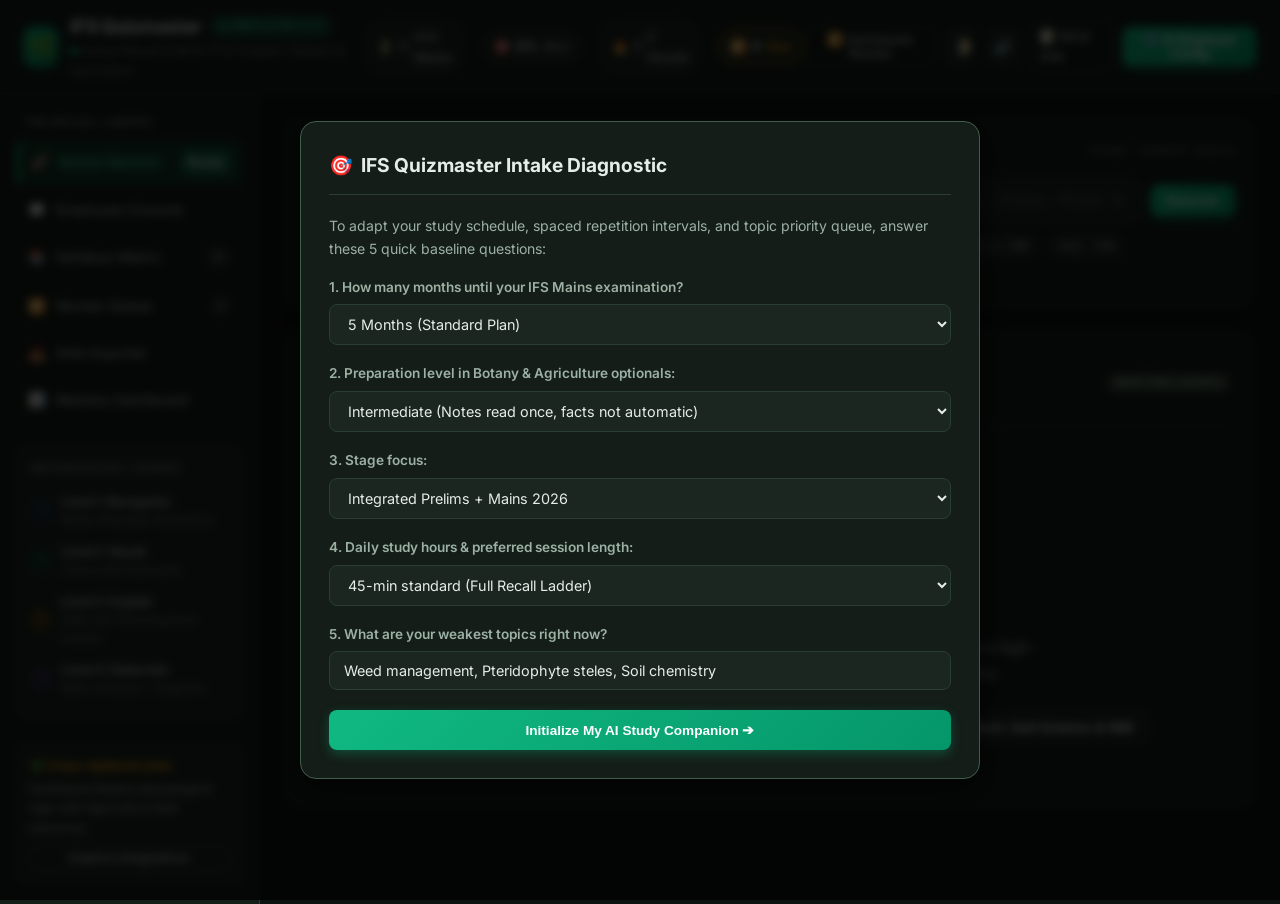
<file: index.html>
<!DOCTYPE html>
<html lang="en" data-theme="dark">
<head>
  <meta charset="UTF-8">
  <meta name="viewport" content="width=device-width, initial-scale=1.0">
  <title>IFS Quizmaster — Active Recall AI Employee | Indian Forest Service</title>
  <link rel="preconnect" href="https://fonts.googleapis.com">
  <link rel="preconnect" href="https://fonts.gstatic.com" crossorigin>
  <link href="https://fonts.googleapis.com/css2?family=Fira+Code:wght@400;500;600&family=Inter:wght@400;500;600;700;800&family=Merriweather:ital,wght@0,300;0,400;0,700;1,300&display=swap" rel="stylesheet">
  <link rel="stylesheet" href="styles.css">
</head>
<body>

  <!-- Top App Navigation Bar -->
  <header class="top-navbar">
    <div class="brand-section">
      <div class="brand-logo">🌿</div>
      <div class="brand-title">
        <h1>IFS Quizmaster <span class="badge-tag ai-badge">AI Employee v2.0</span></h1>
        <p><span class="status-dot"></span> Active Recall & MCQ-First Engine | Botany & Agriculture</p>
      </div>
    </div>

    <!-- Live Performance Metrics Strip -->
    <div class="metrics-strip">
      <div class="metric-pill" id="metricCountdown" title="Days remaining until IFS Mains">
        <span>⏳</span> <span id="countdownDays">142</span>d to Mains
      </div>
      <div class="metric-pill" id="metricAccuracy" title="Overall Active Recall Accuracy">
        <span>🎯</span> <strong id="accuracyValue">0%</strong> Acc
      </div>
      <div class="metric-pill" id="metricStreak" title="Consecutive daily study streak">
        <span>🔥</span> <strong id="streakCount">1</strong>d Streak
      </div>
      <div class="metric-pill alert" id="metricReviewQueue" title="Spaced Repetition Cards Due Today">
        <span>🔁</span> <strong id="dueCount">0</strong> Due
      </div>
    </div>

    <!-- Header Actions -->
    <div class="header-actions">
      <button class="btn btn-outline btn-sm" id="btnInterleavedReview" title="Interleave Botany & Agriculture review cards">
        🔀 Interleaved Review
      </button>
      <button class="btn-icon" id="btnThemeToggle" title="Toggle Dark/Light Mode">
        🌓
      </button>
      <button class="btn-icon" id="btnSpeechToggle" title="Toggle Voice / Read Aloud">
        🔊
      </button>
      <a class="btn btn-outline btn-sm" href="mcq/" title="Spaced-recall MCQ drill for all six IFoS Mains papers and the interview" style="text-decoration:none">
        📝 MCQ Drill
      </a>
      <button class="btn btn-primary btn-sm" id="btnOpenSettings">
        ⚙️ AI Employee Config
      </button>
    </div>
  </header>

  <!-- App Layout Container -->
  <div class="app-container">
    
    <!-- Left Navigation Sidebar -->
    <aside class="sidebar">
      <div>
        <div class="nav-group-title">The Recall Ladder</div>
        <ul class="nav-links">
          <li class="nav-item active" data-view="session">
            <div class="nav-item-content">
              <span>🚀</span> <span>Active Session</span>
            </div>
            <span class="nav-badge" id="badgeSessionState">Ready</span>
          </li>
          <li class="nav-item" data-view="chat">
            <div class="nav-item-content">
              <span>💬</span> <span>Employee Console</span>
            </div>
          </li>
          <li class="nav-item" data-view="matrix">
            <div class="nav-item-content">
              <span>📚</span> <span>Syllabus Matrix</span>
            </div>
            <span class="nav-badge" id="badgeTopicsCount">10</span>
          </li>
          <li class="nav-item" data-view="reviews">
            <div class="nav-item-content">
              <span>🔁</span> <span>Review Queue</span>
            </div>
            <span class="nav-badge" id="badgeReviewCount">0</span>
          </li>
          <li class="nav-item" data-view="anki">
            <div class="nav-item-content">
              <span>📤</span> <span>Anki Exporter</span>
            </div>
          </li>
          <li class="nav-item" data-view="report">
            <div class="nav-item-content">
              <span>📊</span> <span>Mastery Dashboard</span>
            </div>
          </li>
        </ul>
      </div>

      <!-- Recall Ladder Step Visualization -->
      <div class="ladder-tracker">
        <div class="nav-group-title" style="padding-left:0;">Methodology Stages</div>
        <div class="ladder-step" id="ladderStep1">
          <div class="step-indicator step-1">1</div>
          <div>
            <strong>Level 1: Recognize</strong>
            <div style="font-size:0.7rem; color:var(--text-muted)">MCQs (Plausible distractors)</div>
          </div>
        </div>
        <div class="ladder-step" id="ladderStep2">
          <div class="step-indicator step-2">2</div>
          <div>
            <strong>Level 2: Recall</strong>
            <div style="font-size:0.7rem; color:var(--text-muted)">Cloze & 3D Flashcards</div>
          </div>
        </div>
        <div class="ladder-step" id="ladderStep3">
          <div class="step-indicator step-3">3</div>
          <div>
            <strong>Level 3: Explain</strong>
            <div style="font-size:0.7rem; color:var(--text-muted)">SAQs (30-100w Keyword checks)</div>
          </div>
        </div>
        <div class="ladder-step" id="ladderStep4">
          <div class="step-indicator step-4">4</div>
          <div>
            <strong>Level 4: Elaborate</strong>
            <div style="font-size:0.7rem; color:var(--text-muted)">Mains Answers + Diagrams</div>
          </div>
        </div>
      </div>

      <!-- Optional Links Quick Box -->
      <div style="background:var(--bg-card); padding:12px; border-radius:8px; border:1px solid var(--border-color); font-size:0.76rem;">
        <strong style="color:var(--accent-gold); display:block; margin-bottom:4px;">🌿 Cross-Optional Links</strong>
        <p style="color:var(--text-secondary); margin-bottom:8px;">Synthesize Botany physiological rigor with Agriculture field outcomes.</p>
        <button class="btn btn-outline btn-sm" style="width:100%; justify-content:center;" id="btnQuickLink">
          Explore Integrations
        </button>
      </div>
    </aside>

    <!-- Main Workspace -->
    <main class="workspace">
      
      <!-- AI Command Console Input Bar -->
      <section class="command-console-wrapper">
        <div class="console-header">
          <div class="employee-speech">
            <span style="font-size: 1.2rem;">🧑‍🏫</span>
            <span id="employeeVoiceText">"I am your IFS Quizmaster. Type a topic name or command to climb the Recall Ladder."</span>
          </div>
          <span style="font-size:0.75rem; color:var(--text-muted); font-family:var(--font-mono)">Prompt Command Engine</span>
        </div>
        
        <form id="commandForm" class="command-input-row" onsubmit="event.preventDefault(); window.app.handleCommandSubmit();">
          <div class="command-input-box">
            <span class="prompt-icon">&gt;</span>
            <input type="text" id="commandInput" placeholder="Type a command (e.g. Session: Endosperm types, Quiz: C4 photosynthesis, Cloze: Plant hormones, Link, Plan)..." autocomplete="off">
          </div>
          <button type="submit" class="btn btn-primary">Execute</button>
        </form>

        <div class="quick-pills">
          <span style="font-size:0.72rem; color:var(--text-muted); margin-right:4px;">Quick Commands:</span>
          <button type="button" class="quick-pill" data-cmd="Session: Endosperm types">Session: Endosperm</button>
          <button type="button" class="quick-pill" data-cmd="Quiz: C3 vs C4 vs CAM Photosynthesis, 10">Quiz: C4 Photosynthesis</button>
          <button type="button" class="quick-pill" data-cmd="Cloze: Phytohormones & Stress Physiology">Cloze: Hormones</button>
          <button type="button" class="quick-pill" data-cmd="Flash: Soil Science, INM & Soil Fertility">Flash: Soil & INM</button>
          <button type="button" class="quick-pill" data-cmd="SAQ: Integrated Pest Management (IPM) & Plant Protection">SAQ: IPM</button>
          <button type="button" class="quick-pill" data-cmd="Mains: Cryptogams & Stelar Evolution in Pteridophytes">Mains: Stele Evolution</button>
          <button type="button" class="quick-pill" data-cmd="Link: Nitrogen metabolism + INM">Link: N2 + INM</button>
          <button type="button" class="quick-pill" data-cmd="Review">Review</button>
          <button type="button" class="quick-pill" data-cmd="Report">Report</button>
          <button type="button" class="quick-pill" data-cmd="Plan">Plan</button>
        </div>
      </section>

      <!-- VIEW 1: ACTIVE RECALL WORKSPACE (Default) -->
      <section id="viewSession" class="view-panel active">
        
        <!-- Due Cards Alert Banner if any -->
        <div id="reviewDueBanner" class="review-banner" style="display:none;">
          <div class="review-info">
            <span style="font-size: 1.5rem;">🔔</span>
            <div>
              <strong>Review Queue: <span id="bannerDueCount">3</span> items due for spaced repetition!</strong>
              <div style="font-size:0.8rem; color:var(--text-secondary);">Clear fading memories before drilling new topics for maximum retention.</div>
            </div>
          </div>
          <button class="btn btn-accent btn-sm" id="btnStartDueReview">
            Drill Due Cards Now
          </button>
        </div>

        <!-- Topic Active Card -->
        <div class="content-card" id="sessionContainer">
          <div class="card-header-row">
            <div class="card-title-group">
              <h2 id="currentTopicTitle">🎯 Ready to Launch Session</h2>
              <div class="card-subtitle" id="currentTopicSubtitle">Select a topic from the Syllabus Matrix or type <code>Session: [topic]</code> above.</div>
            </div>
            <div style="display:flex; align-items:center; gap:8px;" id="stageControlButtons">
              <span class="badge-tag" id="currentStageBadge" style="background:var(--border-color); color:var(--text-secondary)">Awaiting Launch</span>
            </div>
          </div>

          <!-- STEP 1: PRIMER NOTES -->
          <div id="primerSection" class="primer-box" style="display:none;">
            <div class="primer-title">
              <span>📋</span> <span>PRIMER: Minimum Viable Notes (5 min read)</span>
            </div>
            <ul class="primer-list" id="primerContentList">
              <!-- Injected by JS -->
            </ul>
            <div style="margin-top:14px; display:flex; justify-content:space-between; align-items:center;">
              <span style="font-size:0.78rem; color:var(--text-muted); font-style:italic;">*Full notes on request. Memorize core classifications before proceeding.*</span>
              <button class="btn btn-primary btn-sm" id="btnStartMCQFromPrimer">Start MCQ Round (Level 1) ➔</button>
            </div>
          </div>

          <!-- STEP 2: LEVEL 1 RECOGNIZE - MCQ ROUND -->
          <div id="mcqSection" class="mcq-container" style="display:none;">
            <div class="mcq-meta">
              <span style="font-size:0.85rem; font-weight:700; color:var(--accent-info);" id="mcqCounter">MCQ 1 of 5</span>
              <span class="difficulty-badge diff-medium" id="mcqDiffBadge">[MEDIUM]</span>
            </div>
            
            <div class="question-text" id="mcqQuestionText">
              <!-- Question string injected by JS -->
            </div>

            <div class="options-grid" id="mcqOptionsGrid">
              <!-- Option buttons injected by JS -->
            </div>

            <!-- Explanations & Memory Hook -->
            <div class="mcq-explanation-card" id="mcqExplanationBox">
              <div id="mcqResultHeader" style="font-weight:700; font-size:1rem; margin-bottom:8px;"></div>
              <div class="rationale-block" id="mcqRationaleText"></div>
              <div class="distractor-block" id="mcqDistractorText"></div>
              <div class="memory-hook-box" id="mcqMemoryHookBox">
                <span>💡</span>
                <strong id="mcqMemoryHookText"></strong>
              </div>
              <div style="margin-top:16px; display:flex; justify-content:flex-end;">
                <button class="btn btn-primary btn-sm" id="btnNextMCQ">Next Question ➔</button>
              </div>
            </div>
          </div>

          <!-- STEP 3: LEVEL 2 RECALL - CLOZE DELETIONS -->
          <div id="clozeSection" style="display:none;">
            <div class="cloze-card">
              <div style="display:flex; justify-content:space-between; align-items:center; margin-bottom:12px;">
                <span style="font-size:0.82rem; font-weight:700; color:var(--accent-emerald);" id="clozeCounter">Cloze Card 1 of 4</span>
                <span class="badge-tag" style="background:rgba(16, 185, 129, 0.15); color:var(--accent-emerald);">Level 2: Active Recall</span>
              </div>
              <p class="cloze-sentence" id="clozeSentenceText">
                <!-- Sentence with blank -->
              </p>
              
              <div style="display:flex; gap:10px; align-items:center;">
                <button class="btn btn-outline btn-sm" id="btnClozeHint">💡 Hint</button>
                <button class="btn btn-primary btn-sm" id="btnCheckCloze">Check Answer</button>
                <button class="btn btn-secondary btn-sm" id="btnRevealCloze">Reveal</button>
                <button class="btn btn-secondary btn-sm" id="btnNextCloze" style="margin-left:auto;">Next Cloze ➔</button>
              </div>

              <div class="cloze-reveal-box" id="clozeRevealBox">
                <div style="font-weight:700; color:#34d399;" id="clozeStatusText"></div>
                <div style="margin-top:4px; font-size:0.9rem;" id="clozeAnswerDetails"></div>
                <div class="anki-syntax-badge" id="clozeAnkiSyntax"></div>
              </div>
            </div>
          </div>

          <!-- STEP 4: LEVEL 2 RECALL - 3D FLASHCARDS -->
          <div id="flashSection" style="display:none;">
            <div style="display:flex; justify-content:space-between; align-items:center; margin-bottom:10px;">
              <span style="font-size:0.82rem; font-weight:700; color:var(--accent-emerald);" id="flashCounter">Flashcard 1 of 5</span>
              <span style="font-size:0.75rem; color:var(--text-muted);">Click card or press Space to flip</span>
            </div>

            <div class="flashcard-stage">
              <div class="flashcard-inner" id="flashCardInner">
                <!-- Front -->
                <div class="card-face card-front">
                  <div class="flip-prompt">QUESTION / TERM</div>
                  <div class="card-face-content" id="flashFrontText">
                    <!-- Front Text -->
                  </div>
                  <div class="flip-prompt">➔ CLICK TO FLIP</div>
                </div>
                <!-- Back -->
                <div class="card-face card-back">
                  <div class="flip-prompt" style="color:#34d399;">MODEL RECALL & MEMORY HOOK</div>
                  <div class="card-face-content back-text" id="flashBackText">
                    <!-- Back Text -->
                  </div>
                  <div class="flip-prompt" style="color:var(--accent-gold);">RATE YOUR RETRIEVAL BELOW</div>
                </div>
              </div>
            </div>

            <!-- Anki Rating Buttons -->
            <div class="anki-rating-row" id="flashRatingRow" style="display:none;">
              <button class="btn-rate rate-again" onclick="window.app.rateFlashcard('again')">
                <span>🔁 AGAIN</span>
                <span class="rate-sub">&lt; 1 min</span>
              </button>
              <button class="btn-rate rate-hard" onclick="window.app.rateFlashcard('hard')">
                <span>⚠️ HARD</span>
                <span class="rate-sub">+1 day</span>
              </button>
              <button class="btn-rate rate-good" onclick="window.app.rateFlashcard('good')">
                <span>👍 GOOD</span>
                <span class="rate-sub">+3 days</span>
              </button>
              <button class="btn-rate rate-easy" onclick="window.app.rateFlashcard('easy')">
                <span>🌟 EASY</span>
                <span class="rate-sub">+7 days</span>
              </button>
            </div>
          </div>

          <!-- STEP 5: LEVEL 3 EXPLAIN - SAQ ROUND -->
          <div id="saqSection" style="display:none;">
            <div style="display:flex; justify-content:space-between; align-items:center;">
              <span style="font-size:0.85rem; font-weight:700; color:var(--accent-gold);" id="saqCounter">Short Answer Drill</span>
              <span class="badge-tag" style="background:rgba(245, 158, 11, 0.2); color:var(--accent-gold);" id="saqMarksBadge">5 Marks (30-100 Words)</span>
            </div>

            <div class="question-text" id="saqQuestionText" style="margin: 14px 0;">
              <!-- SAQ Question -->
            </div>

            <div class="answer-box-wrapper">
              <textarea class="answer-textarea" id="saqInputText" placeholder="Write your technical answer here (incorporate exact scientific terms, Latin binomials, mechanisms, and examples)..."></textarea>
              <div class="answer-tools-row">
                <span>Word count: <strong id="saqWordCount">0</strong> words (Target: 30-100)</span>
                <button class="btn btn-primary btn-sm" id="btnEvaluateSAQ">Evaluate SAQ Answer ➔</button>
              </div>
            </div>

            <!-- SAQ Evaluation Box -->
            <div class="evaluation-results-box" id="saqEvaluationBox">
              <div class="score-display-card">
                <div>
                  <div class="rubric-label">Awarded Score</div>
                  <div class="score-number" id="saqScoreNumber">4.5 / 5</div>
                </div>
                <div class="score-tag" id="saqScoreStatus" style="background:rgba(16, 185, 129, 0.2); color:#34d399;">GOOD RECALL</div>
              </div>

              <div>
                <strong style="font-size:0.85rem;">Technical Scoring Keywords Check:</strong>
                <div class="keywords-cloud" id="saqKeywordsCloud">
                  <!-- Keyword badges injected by JS -->
                </div>
              </div>

              <div style="margin-top:14px; font-size:0.88rem;" id="saqGapFeedback">
                <!-- Gap analysis -->
              </div>

              <div class="model-answer-block">
                <h4>Model UPSC Standard Answer</h4>
                <div class="model-answer-content" id="saqModelAnswerContent"></div>
              </div>

              <div style="margin-top:16px; display:flex; justify-content:flex-end;">
                <button class="btn btn-primary btn-sm" id="btnNextSAQ">Proceed to Mains / Wrap-up ➔</button>
              </div>
            </div>
          </div>

          <!-- STEP 6: LEVEL 4 ELABORATE - MAINS DESCRIPTIVE & DIAGRAM EVALUATOR -->
          <div id="mainsSection" style="display:none;">
            <div style="display:flex; justify-content:space-between; align-items:center;">
              <span style="font-size:0.85rem; font-weight:700; color:var(--ladder-l4);" id="mainsCounter">Mains Descriptive Simulation</span>
              <span class="badge-tag" style="background:rgba(139, 92, 246, 0.2); color:#c4b5fd;">15 Marks (250 Words)</span>
            </div>

            <div class="question-text" id="mainsQuestionText" style="margin: 14px 0;">
              <!-- Mains question -->
            </div>

            <div class="diagram-banner" id="mainsDiagramBanner">
              <span style="font-size:1.3rem;">📐</span>
              <div>
                <strong>DIAGRAM REQUIRED:</strong>
                <span id="mainsDiagramGuidanceText">Provide schematic cross-section with complete anatomical labels.</span>
              </div>
            </div>

            <div class="answer-box-wrapper">
              <textarea class="answer-textarea" id="mainsInputText" style="min-height:220px;" placeholder="Structure your answer: 1. Introduction & Definition, 2. Structural/Physiological Core, 3. Diagrams / Flowcharts description, 4. Indian Agro-Ecological Context, 5. Conclusion..."></textarea>
              <div class="answer-tools-row">
                <span>Word count: <strong id="mainsWordCount">0</strong> words (Target: 200-250)</span>
                <button class="btn btn-primary btn-sm" id="btnEvaluateMains">Evaluate Mains Answer ➔</button>
              </div>
            </div>

            <!-- Mains Evaluation Box -->
            <div class="evaluation-results-box" id="mainsEvaluationBox">
              <div class="score-display-card">
                <div>
                  <div class="rubric-label">IFS Mains Evaluator Score</div>
                  <div class="score-number" id="mainsScoreNumber">12 / 15</div>
                </div>
                <div class="score-tag" id="mainsScoreStatus" style="background:rgba(16, 185, 129, 0.2); color:#34d399;">UPPER PERCENTILE</div>
              </div>

              <div class="rubric-grid" id="mainsRubricGrid">
                <!-- 6 Dimensions -->
              </div>

              <div class="model-answer-block">
                <h4>UPSC IFS Model Structure & Solution</h4>
                <div class="model-answer-content" id="mainsModelAnswerContent"></div>
              </div>

              <div style="margin-top:16px; display:flex; justify-content:flex-end;">
                <button class="btn btn-primary btn-sm" id="btnFinishSession">Complete Session & Wrap-up ➔</button>
              </div>
            </div>
          </div>

          <!-- STEP 7: SESSION WRAP-UP & REVIEW QUEUE SUMMARY -->
          <div id="wrapupSection" style="display:none; text-align:center; padding: 20px 0;">
            <div style="font-size:3rem; margin-bottom:10px;">🎉</div>
            <h3 style="font-size:1.5rem; margin-bottom:6px;">Session Wrap-Up Completed!</h3>
            <p style="color:var(--text-secondary); max-width:550px; margin:0 auto 20px;">
              You have completed the Recall Ladder for <strong id="wrapupTopicName" style="color:var(--text-primary)">Topic</strong>.
            </p>

            <div style="display:grid; grid-template-columns:repeat(3, 1fr); gap:14px; max-width:600px; margin:0 auto 24px;">
              <div style="background:var(--bg-card); padding:14px; border-radius:8px; border:1px solid var(--border-color);">
                <div style="font-size:0.75rem; color:var(--text-muted);">MCQ ACCURACY</div>
                <div style="font-size:1.6rem; font-weight:800; color:var(--accent-emerald);" id="wrapupAccuracy">80%</div>
              </div>
              <div style="background:var(--bg-card); padding:14px; border-radius:8px; border:1px solid var(--border-color);">
                <div style="font-size:0.75rem; color:var(--text-muted);">CARDS TO REVIEW</div>
                <div style="font-size:1.6rem; font-weight:800; color:var(--accent-gold);" id="wrapupReviewAdded">+2</div>
              </div>
              <div style="background:var(--bg-card); padding:14px; border-radius:8px; border:1px solid var(--border-color);">
                <div style="font-size:0.75rem; color:var(--text-muted);">MASTERY STATUS</div>
                <div style="font-size:1.2rem; font-weight:700; color:#34d399; margin-top:4px;" id="wrapupMasteryStatus">Level 3</div>
              </div>
            </div>

            <!-- Examiner's 3 Tips -->
            <div style="background:var(--bg-card); border-left:4px solid var(--accent-gold); text-align:left; max-width:650px; margin:0 auto 24px; padding:16px 20px; border-radius:6px;">
              <strong style="color:var(--accent-gold); display:block; margin-bottom:8px;">💡 Examiner's 3 Critical Tips for this Topic:</strong>
              <ul style="padding-left:18px; font-size:0.88rem; color:var(--text-secondary); line-height:1.7;" id="wrapupTipsList">
                <li>Never skip italicizing botanical Latin binomials (*Genus species*).</li>
                <li>Incorporte Indian soil zones and agro-climatic conditions for full marks in Agri.</li>
                <li>Draw labeled diagrams early before exhausting exam time.</li>
              </ul>
            </div>

            <div style="display:flex; justify-content:center; gap:12px;">
              <button class="btn btn-secondary" id="btnRestartTopic">Re-drill Topic</button>
              <button class="btn btn-primary" id="btnNextTopicFromMatrix">Select Next Priority Topic ➔</button>
            </div>
          </div>

          <!-- Empty State (When no session is active) -->
          <div id="sessionEmptyState" style="text-align:center; padding: 40px 20px;">
            <div style="font-size: 3.5rem; margin-bottom: 15px;">🧠</div>
            <h3 style="font-size:1.4rem; margin-bottom: 8px;">Active Recall Engine Ready</h3>
            <p style="color:var(--text-secondary); max-width:540px; margin: 0 auto 24px;">
              Start by typing <code>Session: [topic]</code> in the command box, or choose a high-yield topic below to climb from Recognition to Mains mastery.
            </p>
            <div style="display:flex; justify-content:center; gap:12px; flex-wrap:wrap;">
              <button class="btn btn-primary" onclick="window.app.startTopicSession('bot_p1_embryo')">
                🌱 Launch: Embryology & Endosperm
              </button>
              <button class="btn btn-secondary" onclick="window.app.startTopicSession('bot_p2_photo')">
                ☀️ Launch: C3 vs C4 vs CAM
              </button>
              <button class="btn btn-secondary" onclick="window.app.startTopicSession('agri_p1_soil')">
                🌾 Launch: Soil Science & INM
              </button>
            </div>
          </div>

        </div>
      </section>

      <!-- VIEW 2: EMPLOYEE CONVERSATIONAL CONSOLE -->
      <section id="viewChat" class="view-panel">
        <div class="chat-container">
          <div class="chat-messages" id="chatMessagesStream">
            <div class="chat-bubble assistant">
              <strong>IFS Quizmaster:</strong><br>
              Greetings! I am your active recall AI Employee for the Indian Forest Service Examination. I am configured with the <strong>Recall Ladder</strong> methodology (Recognize ➔ Recall ➔ Explain ➔ Elaborate).<br><br>
              You can talk to me, issue any command (e.g. <code>Session: IPM</code>, <code>Mnemonic: Hormones</code>, <code>Link: Photosynthesis + Millets</code>), or ask me to diagnose your weak spots!
            </div>
          </div>
          <form class="chat-input-bar" onsubmit="event.preventDefault(); window.app.handleChatSubmit();">
            <input type="text" id="chatTextInput" class="form-control" placeholder="Ask a question or enter a prompt command..." autocomplete="off">
            <button type="submit" class="btn btn-primary">Send</button>
          </form>
        </div>
      </section>

      <!-- VIEW 3: SYLLABUS MATRIX & TOPIC EXPLORER -->
      <section id="viewMatrix" class="view-panel">
        <div class="content-card">
          <div class="card-header-row">
            <div class="card-title-group">
              <h2>📚 UPSC IFS Syllabus Knowledge Matrix</h2>
              <div class="card-subtitle">Prioritized by PYQ Frequency × Active Recall Mastery</div>
            </div>
            <div style="display:flex; gap:10px;">
              <select id="matrixPaperFilter" class="form-control" style="width: auto; padding: 6px 12px; font-size: 0.85rem;">
                <option value="all">All Papers</option>
                <option value="Botany">Botany (Paper I & II)</option>
                <option value="Agriculture">Agriculture (Paper I & II)</option>
              </select>
              <button class="btn btn-outline btn-sm" id="btnAddNewCustomTopic">+ Add Custom Topic</button>
            </div>
          </div>

          <!-- Topics Grid -->
          <div class="topic-matrix-grid" id="topicMatrixGrid">
            <!-- Injected by JS -->
          </div>
        </div>
      </section>

      <!-- VIEW 4: SPACED REPETITION REVIEW QUEUE -->
      <section id="viewReviews" class="view-panel">
        <div class="content-card">
          <div class="card-header-row">
            <div class="card-title-group">
              <h2>🔁 Spaced Repetition Review Deck</h2>
              <div class="card-subtitle">Simulated Anki SM-2 engine interleaving Botany and Agriculture</div>
            </div>
            <button class="btn btn-primary btn-sm" id="btnLaunchFullReviewDeck">
              Start Review Session
            </button>
          </div>

          <div id="reviewItemsListContainer">
            <!-- Review cards listed here -->
          </div>
        </div>
      </section>

      <!-- VIEW 5: ANKI DECK EXPORTER -->
      <section id="viewAnki" class="view-panel">
        <div class="content-card">
          <div class="card-header-row">
            <div class="card-title-group">
              <h2>📤 Anki Deck Exporter</h2>
              <div class="card-subtitle">Generate clean TSV / Cloze deletion text files ready for 1-click import into Anki Desktop/Mobile</div>
            </div>
            <div style="display:flex; gap:10px;">
              <button class="btn btn-outline btn-sm" id="btnCopyAnkiText">📋 Copy to Clipboard</button>
              <button class="btn btn-primary btn-sm" id="btnDownloadAnkiFile">⬇️ Download .txt</button>
            </div>
          </div>

          <div style="margin-bottom:16px; display:flex; gap:12px; align-items:center;">
            <label class="form-label" style="margin:0;">Format:</label>
            <label style="font-size:0.85rem; display:flex; align-items:center; gap:4px;">
              <input type="radio" name="ankiFormatOption" value="cloze" checked> Cloze Deletions ({{c1::fact}})
            </label>
            <label style="font-size:0.85rem; display:flex; align-items:center; gap:4px;">
              <input type="radio" name="ankiFormatOption" value="basic"> Basic Front / Back Flashcards
            </label>
          </div>

          <div class="export-code-box" id="ankiExportPreview">
            <!-- Generated Anki text -->
          </div>
        </div>
      </section>

      <!-- VIEW 6: MASTERY DASHBOARD & PROGRESS REPORT -->
      <section id="viewReport" class="view-panel">
        <div class="content-card">
          <div class="card-header-row">
            <div class="card-title-group">
              <h2>📊 IFS Preparation Dashboard</h2>
              <div class="card-subtitle">Performance telemetry, PYQ weightage coverage, and weak spot diagnostics</div>
            </div>
            <button class="btn btn-outline btn-sm" id="btnExportProgressJSON">💾 Backup State</button>
          </div>

          <div class="rubric-grid">
            <div class="rubric-item">
              <div class="rubric-label">Topics Mastered (Level 4)</div>
              <div class="rubric-val" id="reportMasteredCount" style="color:var(--accent-purple);">0 / 10</div>
            </div>
            <div class="rubric-item">
              <div class="rubric-label">MCQ Recognition Accuracy</div>
              <div class="rubric-val" id="reportAccuracyVal" style="color:var(--accent-emerald);">0%</div>
            </div>
            <div class="rubric-item">
              <div class="rubric-label">Flashcard Retention</div>
              <div class="rubric-val" id="reportRetentionVal" style="color:var(--accent-info);">0%</div>
            </div>
            <div class="rubric-item">
              <div class="rubric-label">Flagged Weak Topics (&lt;70%)</div>
              <div class="rubric-val" id="reportWeakCount" style="color:var(--accent-danger);">0</div>
            </div>
          </div>

          <div style="margin-top:20px;">
            <h4 style="margin-bottom:12px; font-size:1rem;">Mastery Breakdown by Optional Subject</h4>
            <div style="background:var(--bg-primary); padding:16px; border-radius:8px; border:1px solid var(--border-color);">
              <div style="margin-bottom:12px;">
                <div style="display:flex; justify-content:space-between; font-size:0.85rem; margin-bottom:4px;">
                  <span>Botany (Paper I & II)</span>
                  <span id="reportBotanyBarVal">0% Mastered</span>
                </div>
                <div style="height:8px; background:var(--bg-secondary); border-radius:4px; overflow:hidden;">
                  <div id="reportBotanyProgressBar" style="width:0%; height:100%; background:var(--accent-emerald);"></div>
                </div>
              </div>
              <div>
                <div style="display:flex; justify-content:space-between; font-size:0.85rem; margin-bottom:4px;">
                  <span>Agriculture (Paper I & II)</span>
                  <span id="reportAgriBarVal">0% Mastered</span>
                </div>
                <div style="height:8px; background:var(--bg-secondary); border-radius:4px; overflow:hidden;">
                  <div id="reportAgriProgressBar" style="width:0%; height:100%; background:var(--accent-gold);"></div>
                </div>
              </div>
            </div>
          </div>

          <div style="margin-top:24px;">
            <h4 style="margin-bottom:12px; font-size:1rem; color:var(--accent-danger);">⚠️ Weak Topics Needing Urgent Active Recall Re-Quiz</h4>
            <div id="reportWeakTopicsList" style="display:flex; flex-direction:column; gap:8px;">
              <!-- Weak topics -->
            </div>
          </div>
        </div>
      </section>

    </main>
  </div>

  <!-- MODAL: AI EMPLOYEE CONFIGURATOR (ADAPTABILITY SETTINGS) -->
  <div class="modal-overlay" id="settingsModal">
    <div class="modal-card">
      <div class="modal-header">
        <h3 style="font-size:1.2rem; display:flex; align-items:center; gap:8px;">
          <span>⚙️</span> <span>AI Employee Adaptability Settings</span>
        </h3>
        <button class="btn-icon" id="btnCloseSettings">✕</button>
      </div>

      <form id="settingsForm" onsubmit="event.preventDefault(); window.app.saveSettings();">
        <div class="form-group">
          <label class="form-label">Target Examination Date (or Months left to IFS Mains):</label>
          <div style="display:grid; grid-template-columns: 1fr 1fr; gap:10px;">
            <input type="date" id="settingExamDate" class="form-control">
            <select id="settingMonthsPreset" class="form-control">
              <option value="3">3 Months (Sprint Phase)</option>
              <option value="5" selected>5 Months (Comprehensive)</option>
              <option value="8">8 Months (Foundation + Active Recall)</option>
              <option value="12">12 Months (Full Cycle)</option>
            </select>
          </div>
        </div>

        <div class="form-group">
          <label class="form-label">Current Preparation Level:</label>
          <select id="settingPrepLevel" class="form-control">
            <option value="beginner">Beginner (First read / Concepts shaky)</option>
            <option value="intermediate" selected>Intermediate (Notes done once, facts not automatic)</option>
            <option value="advanced">Advanced (Mains revision & active recall polish)</option>
          </select>
        </div>

        <div class="form-group">
          <label class="form-label">Daily Study Session Pacing:</label>
          <select id="settingSessionPacing" class="form-control">
            <option value="20">20-Minute Rapid Sprint (Primer + 5 MCQs + Cloze)</option>
            <option value="45" selected>45-Minute Standard Ladder (Full Ladder: Primer -> MCQ -> Cloze -> Flash -> SAQ)</option>
            <option value="60">60-Minute Deep Dive (Full Ladder + Mains PYQ Simulation)</option>
          </select>
        </div>

        <div class="form-group">
          <label class="form-label">AI Intelligence Backend:</label>
          <select id="settingAIProvider" class="form-control">
            <option value="builtin" selected>Built-in Heuristic IFS Engine (No API key needed, zero latency)</option>
            <option value="openai">OpenAI (GPT-4o / GPT-4o-mini)</option>
            <option value="anthropic">Anthropic (Claude 3.5 Sonnet)</option>
            <option value="gemini">Google Gemini 1.5 Pro</option>
            <option value="groq">Groq (Llama 3.3 70B - Ultra Fast)</option>
            <option value="openrouter">OpenRouter (Custom Models)</option>
          </select>
        </div>

        <div class="form-group" id="apiKeyGroup" style="display:none;">
          <label class="form-label">Custom API Key (Stored securely in local browser):</label>
          <input type="password" id="settingAPIKey" class="form-control" placeholder="sk-...">
          <small style="color:var(--text-muted); font-size:0.75rem;">Your API key is stored only in your browser's localStorage and communicates directly with the provider.</small>
        </div>

        <div class="form-group">
          <label class="form-label">AI Employee Persona Rigor:</label>
          <select id="settingPersonaRigor" class="form-control">
            <option value="strict" selected>Strict UPSC IFS Examiner (Penalizes vague terms, enforces 70% rule)</option>
            <option value="coach">Balanced Academic Mentor (Provides hints and memory hooks)</option>
            <option value="drill">Speed Drill Master (Focus on Anki intervals & rapid fire)</option>
          </select>
        </div>

        <div class="form-group">
          <label class="form-label">Self-Declared Weak Topics (Comma-separated):</label>
          <textarea id="settingWeakTopicsInput" class="form-control" rows="2" placeholder="e.g., Cryptogams life cycles, Weed management & herbicides, Stelar evolution, Seed certification standards"></textarea>
        </div>

        <div style="display:flex; justify-content:space-between; align-items:center; margin-top:24px; padding-top:14px; border-top:1px solid var(--border-color);">
          <button type="button" class="btn btn-outline btn-sm" id="btnResetAllData" style="color:var(--accent-danger);">
            Reset All Progress Data
          </button>
          <button type="submit" class="btn btn-primary">Save Settings</button>
        </div>
      </form>
    </div>
  </div>

  <!-- MODAL: ADD CUSTOM TOPIC -->
  <div class="modal-overlay" id="customTopicModal">
    <div class="modal-card">
      <div class="modal-header">
        <h3 style="font-size:1.2rem;">+ Ingest Custom Syllabus Topic</h3>
        <button class="btn-icon" id="btnCloseCustomTopic">✕</button>
      </div>
      <form id="customTopicForm" onsubmit="event.preventDefault(); window.app.saveCustomTopic();">
        <div class="form-group">
          <label class="form-label">Topic Title:</label>
          <input type="text" id="custTopicTitle" class="form-control" placeholder="e.g. Mendelian Genetics & Linkage Mapping" required>
        </div>
        <div class="form-group">
          <label class="form-label">Optional Subject & Paper:</label>
          <select id="custTopicPaper" class="form-control">
            <option value="Botany Paper I">Botany Paper I</option>
            <option value="Botany Paper II">Botany Paper II</option>
            <option value="Agriculture Paper I">Agriculture Paper I</option>
            <option value="Agriculture Paper II">Agriculture Paper II</option>
            <option value="General Studies">General Studies</option>
          </select>
        </div>
        <div class="form-group">
          <label class="form-label">Paste Key Notes / Syllabus Points (8-10 bullets):</label>
          <textarea id="custTopicNotes" class="form-control" rows="4" placeholder="Enter key facts, definitions, scientific binomials, and classifications..." required></textarea>
        </div>
        <div style="display:flex; justify-content:flex-end; gap:10px;">
          <button type="button" class="btn btn-secondary" id="btnCancelCustomTopic">Cancel</button>
          <button type="submit" class="btn btn-primary">Build Topic Ladder</button>
        </div>
      </form>
    </div>
  </div>

  <!-- MODAL: FIRST-TIME INTAKE DIAGNOSTIC WIZARD -->
  <div class="modal-overlay" id="intakeModal">
    <div class="modal-card">
      <div class="modal-header">
        <h3 style="font-size:1.2rem; display:flex; align-items:center; gap:8px;">
          <span>🎯</span> <span>IFS Quizmaster Intake Diagnostic</span>
        </h3>
      </div>
      <p style="font-size:0.88rem; color:var(--text-secondary); margin-bottom:16px;">
        To adapt your study schedule, spaced repetition intervals, and topic priority queue, answer these 5 quick baseline questions:
      </p>

      <form id="intakeForm" onsubmit="event.preventDefault(); window.app.completeIntake();">
        <div class="form-group">
          <label class="form-label">1. How many months until your IFS Mains examination?</label>
          <select id="intakeMonths" class="form-control">
            <option value="3">3 Months (Intensive Sprint)</option>
            <option value="5" selected>5 Months (Standard Plan)</option>
            <option value="8">8 Months</option>
            <option value="12">12 Months</option>
          </select>
        </div>

        <div class="form-group">
          <label class="form-label">2. Preparation level in Botany & Agriculture optionals:</label>
          <select id="intakeLevel" class="form-control">
            <option value="beginner">Beginner (First read / Concepts shaky)</option>
            <option value="intermediate" selected>Intermediate (Notes read once, facts not automatic)</option>
            <option value="advanced">Advanced (Mains answer polishing & active recall)</option>
          </select>
        </div>

        <div class="form-group">
          <label class="form-label">3. Stage focus:</label>
          <select id="intakeStage" class="form-control">
            <option value="prelims_cleared">Prelims cleared — 100% Mains focus</option>
            <option value="integrated" selected>Integrated Prelims + Mains 2026</option>
          </select>
        </div>

        <div class="form-group">
          <label class="form-label">4. Daily study hours & preferred session length:</label>
          <select id="intakeSession" class="form-control">
            <option value="20">20-min sprint (5 MCQs + Cloze)</option>
            <option value="45" selected>45-min standard (Full Recall Ladder)</option>
            <option value="60">60-min deep dive (Ladder + Mains PYQ)</option>
          </select>
        </div>

        <div class="form-group">
          <label class="form-label">5. What are your weakest topics right now?</label>
          <input type="text" id="intakeWeakTopics" class="form-control" placeholder="e.g. Weed science, Cryptogams steles, Plant breeding, INM" value="Weed management, Pteridophyte steles, Soil chemistry">
        </div>

        <div style="display:flex; justify-content:flex-end; margin-top:20px;">
          <button type="submit" class="btn btn-primary" style="width:100%; justify-content:center; padding:12px;">
            Initialize My AI Study Companion ➔
          </button>
        </div>
      </form>
    </div>
  </div>

  <script src="app.js"></script>
</body>
</html>
</file>
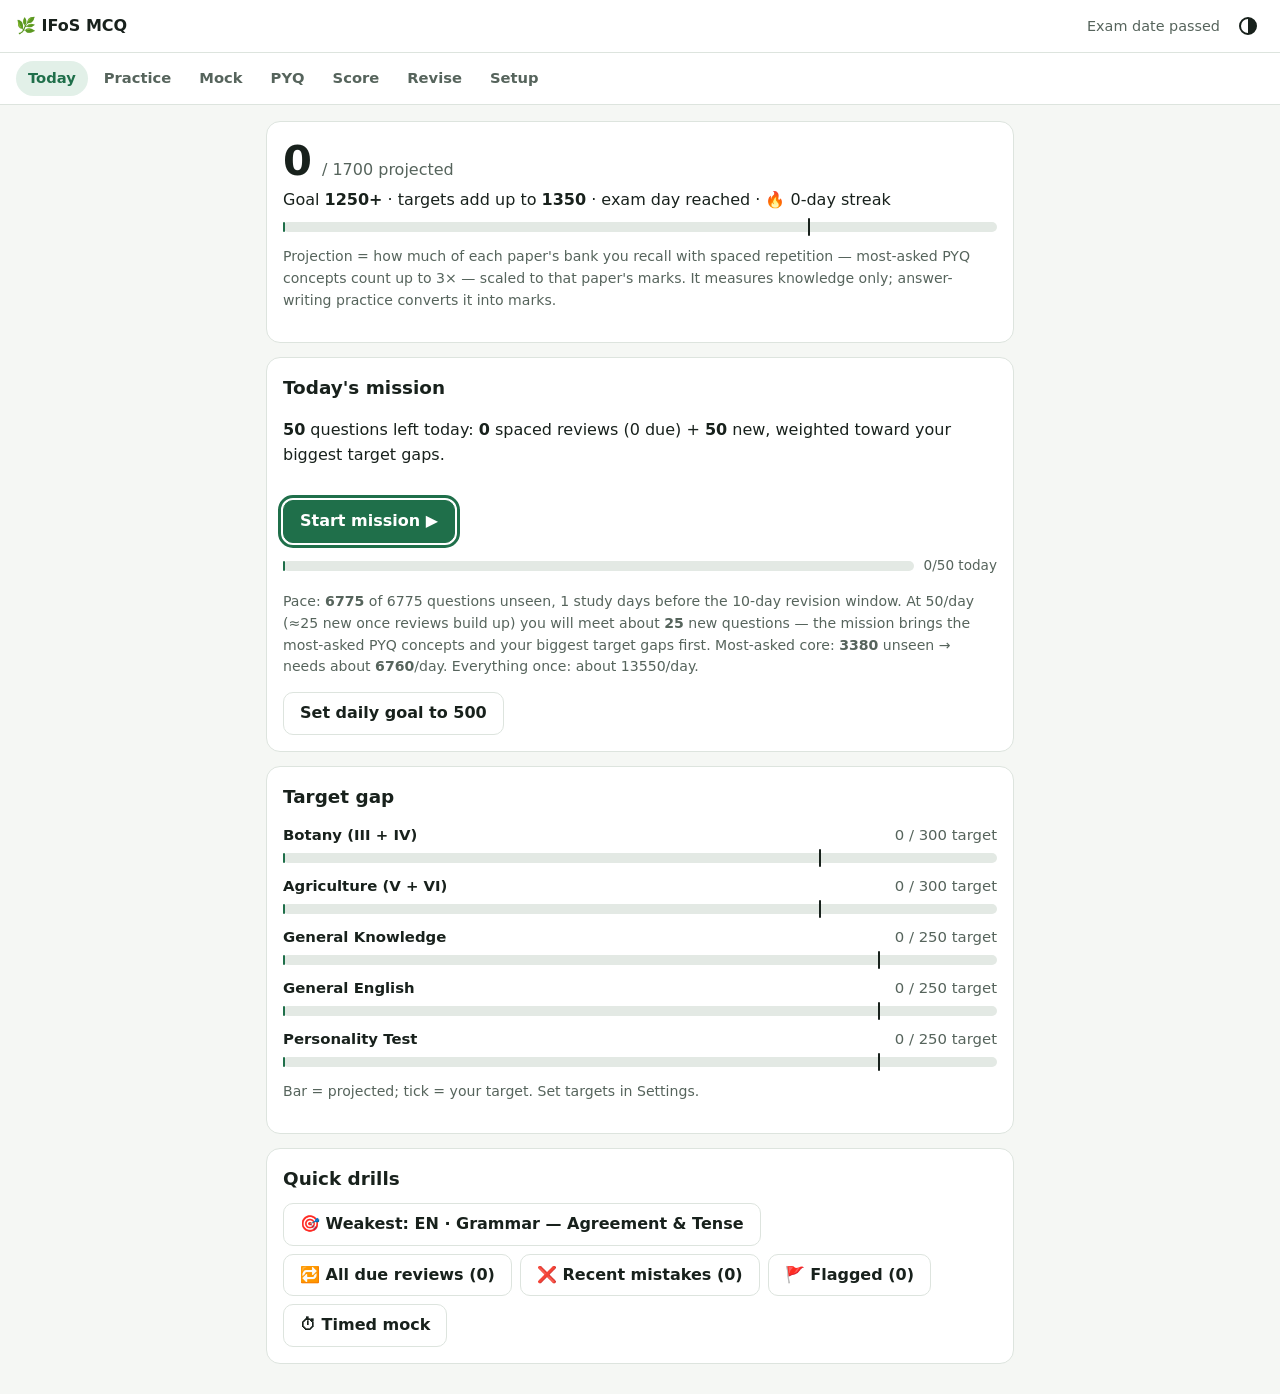
<file: mcq/index.html>
<!DOCTYPE html>
<html lang="en">
<head>
  <meta charset="UTF-8">
  <meta name="viewport" content="width=device-width, initial-scale=1">
  <title>IFoS MCQ Drill</title>
  <meta name="description" content="Spaced-recall MCQ drill for IFoS Mains: General English, General Knowledge, Botany, Agriculture and the Interview.">
  <meta name="theme-color" content="#1f6f4a">
  <link rel="icon" href="data:image/svg+xml,%3Csvg xmlns='http://www.w3.org/2000/svg' viewBox='0 0 100 100'%3E%3Ctext y='.9em' font-size='90'%3E🌿%3C/text%3E%3C/svg%3E">
  <link rel="stylesheet" href="mcq.css">
</head>
<body>
  <header class="bar">
    <a class="brand" href="#today">🌿 IFoS MCQ</a>
    <span class="count" id="hdrCount"></span>
    <button class="icon" id="themeBtn" aria-label="Toggle light/dark theme" title="Toggle theme"><svg width="20" height="20" viewBox="0 0 20 20" aria-hidden="true"><circle cx="10" cy="10" r="8" fill="none" stroke="currentColor" stroke-width="2"/><path d="M10 2a8 8 0 0 1 0 16z" fill="currentColor"/></svg></button>
  </header>
  <nav class="tabs" id="tabs">
    <a href="#today" data-v="today">Today</a>
    <a href="#practice" data-v="practice">Practice</a>
    <a href="#mock" data-v="mock">Mock</a>
    <a href="#pyq" data-v="pyq">PYQ</a>
    <a href="#stats" data-v="stats">Score</a>
    <a href="#bank" data-v="bank">Revise</a>
    <a href="#settings" data-v="settings">Setup</a>
  </nav>
  <main id="view"><p class="card">Loading…</p></main>
  <div id="toast" role="status" aria-live="polite"></div>
  <noscript><p class="card">This app needs JavaScript.</p></noscript>

  <script src="pyq/registry.js"></script>
  <script src="pyq/registry_map.js"></script>
  <script src="pyq/registry_add.js"></script>
  <script src="banks/english.js"></script>
  <script src="banks/gk.js"></script>
  <script src="banks/botany1.js"></script>
  <script src="banks/botany2.js"></script>
  <script src="banks/agri1.js"></script>
  <script src="banks/agri2.js"></script>
  <script src="banks/interview.js"></script>
  <script src="banks/pyq_cse2026_a1_s1.js"></script>
  <script src="banks/pyq_cse2026_a1_s2.js"></script>
  <script src="banks/pyq_cse2026_a2_s1.js"></script>
  <script src="banks/pyq_cse2026_a2_s2.js"></script>
  <script src="banks/pyq_ifos2025_b1.js"></script>
  <script src="banks/pyq_ifos2025_b2.js"></script>
  <script src="banks/pyq_ifos2025_a1.js"></script>
  <script src="banks/pyq_ifos2025_a2.js"></script>
  <script src="banks/pyq_ifos2018_b1.js"></script>
  <script src="banks/pyq_ifos2018_b2.js"></script>
  <script src="banks/pyq_ifos2018_a1_s1.js"></script>
  <script src="banks/pyq_ifos2018_a1_s2.js"></script>
  <script src="banks/pyq_ifos2018_a2_s1.js"></script>
  <script src="banks/pyq_ifos2018_a2_s2.js"></script>
  <script src="banks/pyq_ifos2017_b1_s1.js"></script>
  <script src="banks/pyq_ifos2017_b1_s2.js"></script>
  <script src="banks/pyq_ifos2017_b2.js"></script>
  <script src="banks/pyq_ifos2017_a1_s1.js"></script>
  <script src="banks/pyq_ifos2017_a1_s2.js"></script>
  <script src="banks/pyq_ifos2017_a2_s1.js"></script>
  <script src="banks/pyq_ifos2017_a2_s2.js"></script>
  <script src="banks/pyqc_b1_bryophytes.js"></script>
  <script src="banks/pyqc_b1_pteridophytes.js"></script>
  <script src="banks/pyqc_b1_gymnosperms.js"></script>
  <script src="banks/pyqc_b1_algae.js"></script>
  <script src="banks/pyqc_b1_fungi.js"></script>
  <script src="banks/pyqc_b1_microbes.js"></script>
  <script src="banks/pyqc_b1_taxonomy.js"></script>
  <script src="banks/pyqc_b1_anatomy.js"></script>
  <script src="banks/pyqc_b1_econ.js"></script>
  <script src="banks/pyqc_b1_tc.js"></script>
  <script src="banks/pyqc_b1_misc.js"></script>
  <script src="banks/pyqc_b2_cell.js"></script>
  <script src="banks/pyqc_b2_mol.js"></script>
  <script src="banks/pyqc_b2_gen.js"></script>
  <script src="banks/pyqc_b2_phys.js"></script>
  <script src="banks/pyqc_b2_eco.js"></script>
  <script src="banks/pyqc_b2_misc.js"></script>
  <script src="banks/pyqc_a1_ext.js"></script>
  <script src="banks/pyqc_a1_eco.js"></script>
  <script src="banks/pyqc_a1_crop.js"></script>
  <script src="banks/pyqc_a1_fert.js"></script>
  <script src="banks/pyqc_a1_soil.js"></script>
  <script src="banks/pyqc_a1_irr.js"></script>
  <script src="banks/pyqc_a1_weed.js"></script>
  <script src="banks/pyqc_a1_agron.js"></script>
  <script src="banks/pyqc_a1_misc.js"></script>
  <script src="banks/pyqc_a2_hort.js"></script>
  <script src="banks/pyqc_a2_phys.js"></script>
  <script src="banks/pyqc_a2_breed.js"></script>
  <script src="banks/pyqc_a2_gen.js"></script>
  <script src="banks/pyqc_a2_pest.js"></script>
  <script src="banks/pyqc_a2_dis.js"></script>
  <script src="banks/pyqc_a2_food.js"></script>
  <script src="banks/pyqc_a2_misc.js"></script>
  <script src="banks/pyqc_b1_add.js"></script>
  <script src="banks/pyqc_b2_add.js"></script>
  <script src="mcq.js"></script>
</body>
</html>
</file>
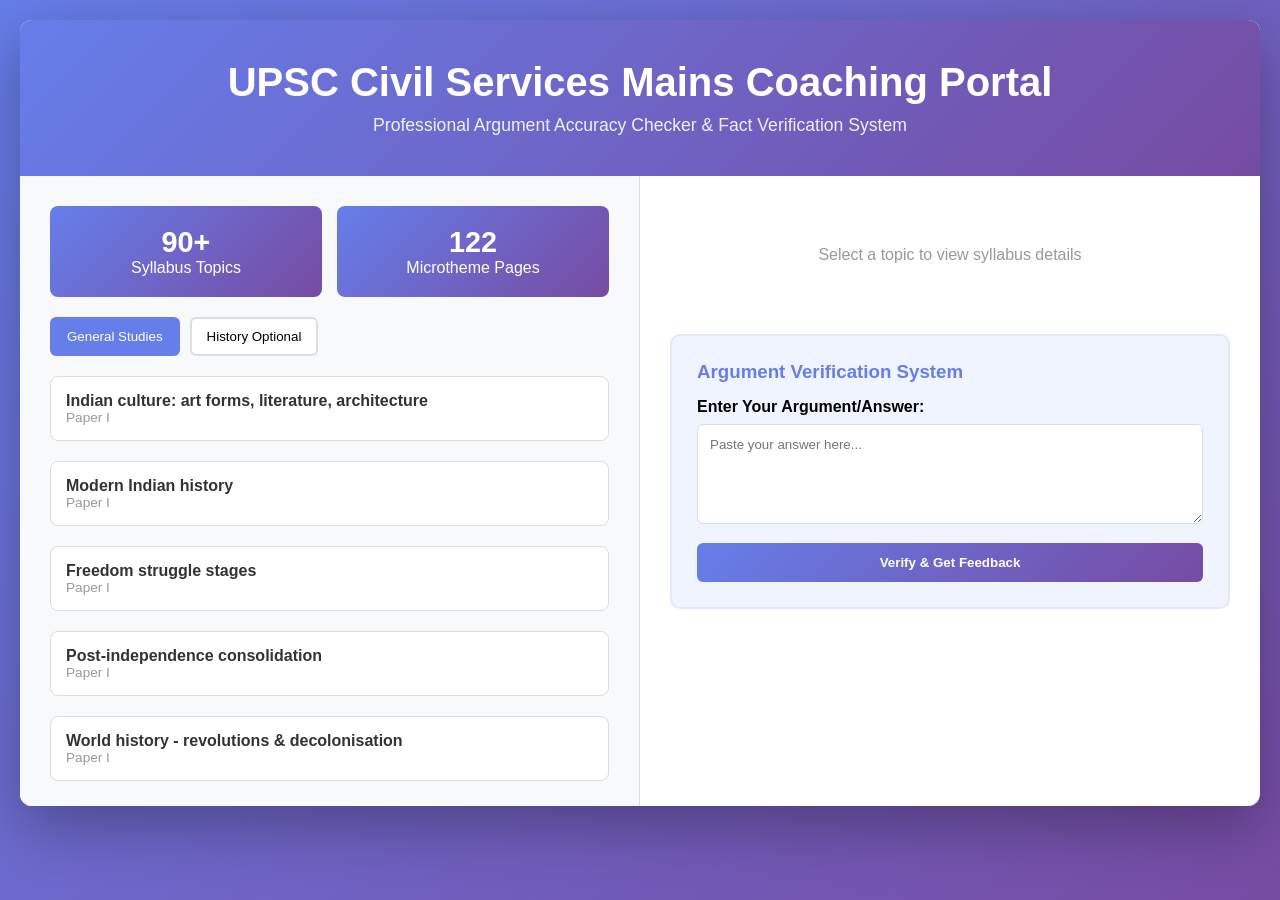
<file: upsc_coaching_portal.html>
<!DOCTYPE html>
<html lang="en">
<head>
    <meta charset="UTF-8">
    <meta name="viewport" content="width=device-width, initial-scale=1.0">
    <title>UPSC Civil Services Mains Coaching Portal</title>
    <style>
        * {
            margin: 0;
            padding: 0;
            box-sizing: border-box;
        }
        body {
            font-family: 'Segoe UI', Tahoma, Geneva, Verdana, sans-serif;
            background: linear-gradient(135deg, #667eea 0%, #764ba2 100%);
            min-height: 100vh;
            padding: 20px;
        }
        .container {
            max-width: 1400px;
            margin: 0 auto;
            background: white;
            border-radius: 12px;
            box-shadow: 0 20px 60px rgba(0,0,0,0.3);
            overflow: hidden;
        }
        .header {
            background: linear-gradient(135deg, #667eea 0%, #764ba2 100%);
            color: white;
            padding: 40px 30px;
            text-align: center;
        }
        .header h1 {
            font-size: 2.5em;
            margin-bottom: 10px;
        }
        .header p {
            font-size: 1.1em;
            opacity: 0.9;
        }
        .main-content {
            display: grid;
            grid-template-columns: 1fr 1fr;
            gap: 0;
            min-height: 70vh;
        }
        .left-panel {
            background: #f8f9fa;
            padding: 30px;
            border-right: 1px solid #ddd;
            overflow-y: auto;
            max-height: 70vh;
        }
        .right-panel {
            padding: 30px;
            overflow-y: auto;
            max-height: 70vh;
        }
        .tabs {
            display: flex;
            gap: 10px;
            margin-bottom: 20px;
            flex-wrap: wrap;
        }
        .tab-btn {
            padding: 10px 15px;
            border: 2px solid #ddd;
            background: white;
            border-radius: 6px;
            cursor: pointer;
            font-weight: 500;
            transition: all 0.3s;
        }
        .tab-btn.active {
            background: #667eea;
            color: white;
            border-color: #667eea;
        }
        .topic-item {
            background: white;
            padding: 15px;
            border-radius: 8px;
            cursor: pointer;
            border-left: 4px solid #667eea;
            margin-bottom: 10px;
            transition: all 0.3s;
            border: 1px solid #ddd;
        }
        .topic-item:hover {
            box-shadow: 0 4px 12px rgba(0,0,0,0.1);
            transform: translateX(5px);
        }
        .topic-item.selected {
            background: #e8ecff;
            box-shadow: 0 4px 12px rgba(102, 126, 234, 0.3);
        }
        .topic-title {
            font-weight: 600;
            color: #333;
        }
        .section-title {
            font-size: 1.2em;
            font-weight: 700;
            color: #667eea;
            margin: 20px 0 10px 0;
        }
        .section-text {
            color: #555;
            line-height: 1.6;
        }
        .argument-checker {
            background: #f0f4ff;
            padding: 25px;
            border-radius: 10px;
            margin-top: 30px;
            border: 2px solid #e0e7ff;
        }
        .argument-checker h3 {
            color: #667eea;
            margin-bottom: 15px;
        }
        .form-group {
            margin-bottom: 15px;
        }
        .form-group label {
            display: block;
            margin-bottom: 8px;
            font-weight: 600;
        }
        .form-group textarea {
            width: 100%;
            padding: 12px;
            border: 1px solid #ddd;
            border-radius: 6px;
            font-family: inherit;
            min-height: 100px;
            resize: vertical;
        }
        .form-group textarea:focus {
            outline: none;
            border-color: #667eea;
            box-shadow: 0 0 0 3px rgba(102, 126, 234, 0.1);
        }
        .check-btn {
            background: linear-gradient(135deg, #667eea 0%, #764ba2 100%);
            color: white;
            padding: 12px 24px;
            border: none;
            border-radius: 6px;
            cursor: pointer;
            font-weight: 600;
            width: 100%;
        }
        .check-btn:hover {
            transform: translateY(-2px);
            box-shadow: 0 6px 20px rgba(102, 126, 234, 0.4);
        }
        .feedback-box {
            margin-top: 20px;
            padding: 20px;
            border-radius: 8px;
            background: white;
            display: none;
        }
        .feedback-box.show {
            display: block;
        }
        .score-badge {
            display: inline-block;
            background: #667eea;
            color: white;
            padding: 8px 15px;
            border-radius: 6px;
            font-weight: 600;
            margin-bottom: 15px;
        }
        .feedback-item {
            margin-bottom: 12px;
            padding: 12px;
            background: #f8f9fa;
            border-radius: 6px;
        }
        .stats {
            display: grid;
            grid-template-columns: repeat(2, 1fr);
            gap: 15px;
            margin-bottom: 20px;
        }
        .stat-card {
            background: linear-gradient(135deg, #667eea 0%, #764ba2 100%);
            color: white;
            padding: 20px;
            border-radius: 8px;
            text-align: center;
        }
        .stat-number {
            font-size: 1.8em;
            font-weight: 700;
        }
        .tag {
            display: inline-block;
            background: #f0f0f0;
            color: #667eea;
            padding: 5px 10px;
            border-radius: 4px;
            margin: 5px 5px 5px 0;
            font-size: 0.85em;
        }
        @media (max-width: 1024px) {
            .main-content {
                grid-template-columns: 1fr;
            }
            .left-panel {
                border-right: none;
                border-bottom: 1px solid #ddd;
            }
        }
    </style>
</head>
<body>
    <div class="container">
        <div class="header">
            <h1>UPSC Civil Services Mains Coaching Portal</h1>
            <p>Professional Argument Accuracy Checker & Fact Verification System</p>
        </div>

        <div class="main-content">
            <div class="left-panel">
                <div class="stats">
                    <div class="stat-card">
                        <div class="stat-number">90+</div>
                        <div>Syllabus Topics</div>
                    </div>
                    <div class="stat-card">
                        <div class="stat-number">122</div>
                        <div>Microtheme Pages</div>
                    </div>
                </div>

                <div class="tabs">
                    <button class="tab-btn active" onclick="switchTab('gs')">General Studies</button>
                    <button class="tab-btn" onclick="switchTab('history')">History Optional</button>
                </div>

                <div id="gs-tab" class="topics-list"></div>
                <div id="history-tab" class="topics-list" style="display:none;"></div>
            </div>

            <div class="right-panel">
                <div id="content-area" style="text-align: center; color: #999; padding: 40px;">
                    <p>Select a topic to view syllabus details</p>
                </div>

                <div class="argument-checker">
                    <h3>Argument Verification System</h3>
                    <div class="form-group">
                        <label>Enter Your Argument/Answer:</label>
                        <textarea id="userArgument" placeholder="Paste your answer here..."></textarea>
                    </div>
                    <button class="check-btn" onclick="verifyArgument()">Verify & Get Feedback</button>

                    <div id="feedbackBox" class="feedback-box">
                        <div class="score-badge" id="accuracyScore"></div>
                        <div id="feedbackContent"></div>
                    </div>
                </div>
            </div>
        </div>
    </div>

    <script>
        const syllabus = {
            gs: [
                {title: "Indian culture: art forms, literature, architecture", paper: "I", value: "Classifications; UNESCO heritage; cultural policies", ex: "Bharatanatyam, Kathak, Yakshagana; Ajanta/Ellora", angles: "Continuity; diversity; national integration"},
                {title: "Modern Indian history", paper: "I", value: "Timelines; key Acts; historians", ex: "Plassey, 1857; Green Revolution", angles: "Resistance; transformation; ideals"},
                {title: "Freedom struggle stages", paper: "I", value: "Phase-wise charts; subaltern history", ex: "Champaran, Bardoli; Sarojini Naidu", angles: "Mass politics; inclusiveness"},
                {title: "Post-independence consolidation", paper: "I", value: "States Reorganisation; linguistic debates", ex: "Integration of states; linguistic reorganisation", angles: "Nation-building; centralization vs accommodation"},
                {title: "World history - revolutions & decolonisation", paper: "I", value: "Chronologies; ideology maps", ex: "Industrial Revolution; WWI, WWII", angles: "Technology; nationalism; ideology"}
            ],
            history: [
                {title: "Vedic to Classical Age", paper: "I", value: "Early civilization; Mahajanapadas", ex: "Rigvedic society; Ashoka", angles: "Structures; continuity; state formation"},
                {title: "Medieval - Muslim Sultanates", paper: "I", value: "Administration; synthesis", ex: "Delhi Sultanate; Alauddin reforms", angles: "Interaction; policies; variations"}
            ]
        };

        function switchTab(tab) {
            document.querySelectorAll('.tab-btn').forEach(b => b.classList.remove('active'));
            event.target.classList.add('active');
            document.getElementById('gs-tab').style.display = tab === 'gs' ? 'flex' : 'none';
            document.getElementById('history-tab').style.display = tab === 'history' ? 'flex' : 'none';
            renderTopics(tab);
        }

        function renderTopics(type) {
            const data = syllabus[type];
            const container = document.getElementById(type + '-tab');
            container.innerHTML = '';
            container.style.display = 'flex';
            container.style.flexDirection = 'column';
            container.style.gap = '10px';
            data.forEach((t, i) => {
                const div = document.createElement('div');
                div.className = 'topic-item';
                div.innerHTML = `<div class="topic-title">${t.title}</div><div style="font-size:0.85em; color:#999;">Paper ${t.paper}</div>`;
                div.onclick = () => showTopic(t, div);
                container.appendChild(div);
            });
        }

        function showTopic(t, el) {
            document.querySelectorAll('.topic-item').forEach(e => e.classList.remove('selected'));
            el.classList.add('selected');
            document.getElementById('content-area').innerHTML = `
                <div><div class="section-title">Paper ${t.paper}: ${t.title}</div>
                <div class="section-text" style="margin:20px 0;"><strong>Value Additions:</strong> ${t.value}</div>
                <div class="section-text" style="margin:15px 0;"><strong>Examples:</strong> ${t.ex}</div>
                <div class="section-text"><strong>Argument Angles:</strong> ${t.angles}</div></div>
            `;
        }

        function verifyArgument() {
            const arg = document.getElementById('userArgument').value.trim();
            if (!arg) { alert('Please enter an argument'); return; }
            const fb = analyzeArgument(arg);
            const box = document.getElementById('feedbackBox');
            document.getElementById('accuracyScore').textContent = `Score: ${fb.score}/100 (${fb.status})`;
            let html = '';
            if (fb.strengths.length) {
                html += '<div class="feedback-item"><strong>✓ Strengths:</strong><br>' + fb.strengths.map(s => '• ' + s).join('<br>') + '</div>';
            }
            if (fb.issues.length) {
                html += '<div class="feedback-item"><strong>⚠ Improvements:</strong><br>' + fb.issues.map(i => '• ' + i).join('<br>') + '</div>';
            }
            html += '<div class="feedback-item"><strong>Tips:</strong><br>• Use value additions to structure answers<br>• Support with dates, statistics, legislation<br>• Show multiple perspectives<br>• Connect examples to main point</div>';
            document.getElementById('feedbackContent').innerHTML = html;
            box.classList.add('show');
        }

        function analyzeArgument(text) {
            let score = 0, issues = [], strengths = [];
            if (text.length > 300) { strengths.push("Adequate depth"); score += 20; } else { issues.push("Expand with more substantiation"); }
            if (/example|case|instance|data|statistic|percent|year|act|policy/i.test(text)) { strengths.push("Contains concrete evidence"); score += 25; } else { issues.push("Add dates, statistics, or legislation"); }
            if (/however|but|although|contrary|perspective/i.test(text)) { strengths.push("Shows balanced view"); score += 20; } else { issues.push("Present counterarguments"); }
            if (/india|constitution|government/i.test(text)) { strengths.push("India-context relevant"); score += 15; }
            if (text.split('\n').length > 2) { strengths.push("Well-structured"); score += 10; }
            return {
                score: Math.min(score, 100),
                status: score >= 80 ? 'EXCELLENT' : score >= 60 ? 'GOOD' : score >= 40 ? 'FAIR' : 'NEEDS WORK',
                issues, strengths
            };
        }

        renderTopics('gs');
    </script>
</body>
</html>
</file>
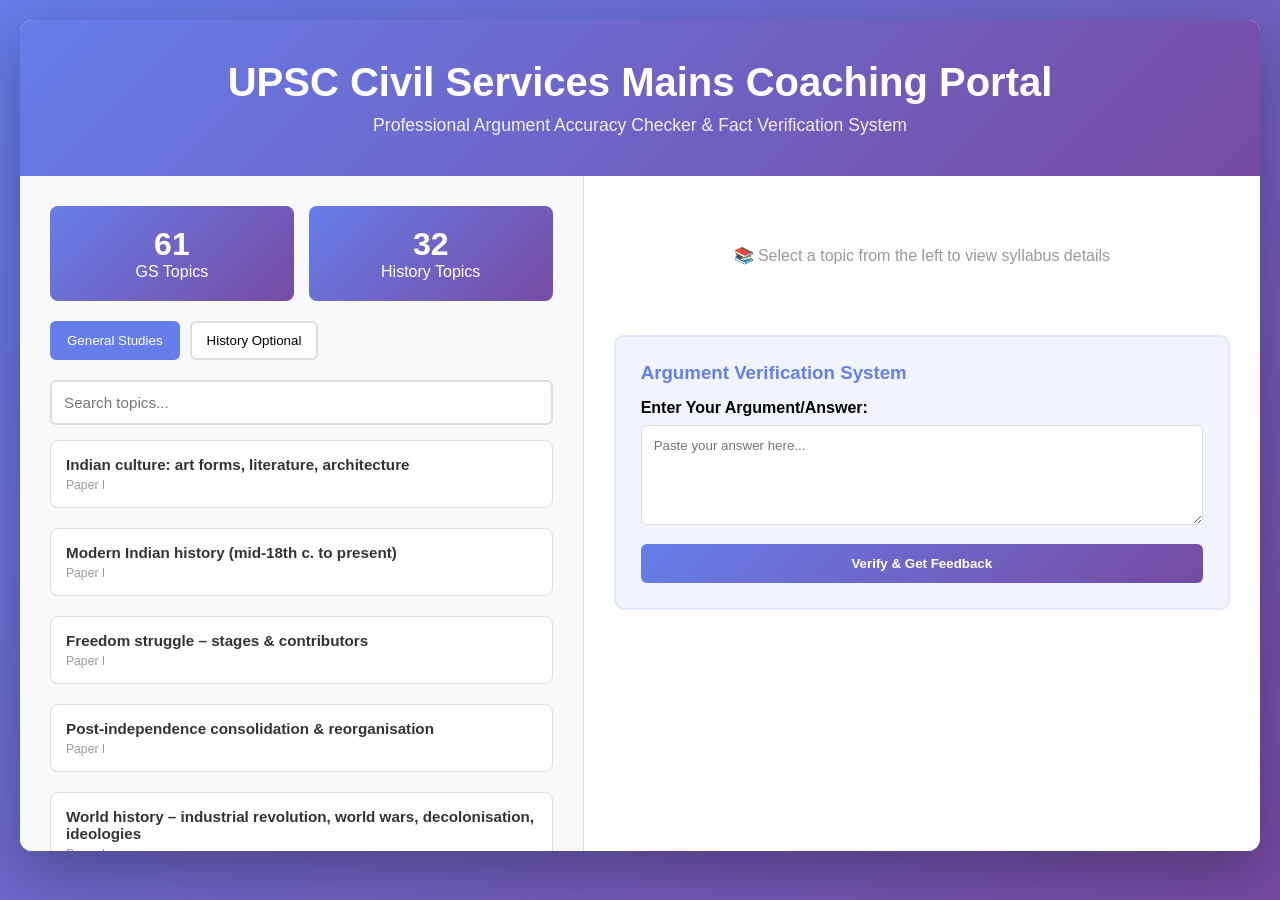
<file: upsc_coaching_portal_enhanced.html>
<!DOCTYPE html>
<html lang="en">
<head>
    <meta charset="UTF-8">
    <meta name="viewport" content="width=device-width, initial-scale=1.0">
    <title>UPSC Civil Services Mains Coaching Portal</title>
    <style>
        * {
            margin: 0;
            padding: 0;
            box-sizing: border-box;
        }
        body {
            font-family: 'Segoe UI', Tahoma, Geneva, Verdana, sans-serif;
            background: linear-gradient(135deg, #667eea 0%, #764ba2 100%);
            min-height: 100vh;
            padding: 20px;
        }
        .container {
            max-width: 1400px;
            margin: 0 auto;
            background: white;
            border-radius: 12px;
            box-shadow: 0 20px 60px rgba(0,0,0,0.3);
            overflow: hidden;
        }
        .header {
            background: linear-gradient(135deg, #667eea 0%, #764ba2 100%);
            color: white;
            padding: 40px 30px;
            text-align: center;
        }
        .header h1 {
            font-size: 2.5em;
            margin-bottom: 10px;
        }
        .header p {
            font-size: 1.1em;
            opacity: 0.9;
        }
        .main-content {
            display: grid;
            grid-template-columns: 1fr 1.2fr;
            gap: 0;
            min-height: 75vh;
        }
        .left-panel {
            background: #f8f9fa;
            padding: 30px;
            border-right: 1px solid #ddd;
            overflow-y: auto;
            max-height: 75vh;
        }
        .right-panel {
            padding: 30px;
            overflow-y: auto;
            max-height: 75vh;
        }
        .tabs {
            display: flex;
            gap: 10px;
            margin-bottom: 20px;
            flex-wrap: wrap;
        }
        .tab-btn {
            padding: 10px 15px;
            border: 2px solid #ddd;
            background: white;
            border-radius: 6px;
            cursor: pointer;
            font-weight: 500;
            transition: all 0.3s;
        }
        .tab-btn.active {
            background: #667eea;
            color: white;
            border-color: #667eea;
        }
        .search-box {
            width: 100%;
            padding: 12px;
            border: 2px solid #ddd;
            border-radius: 6px;
            margin-bottom: 15px;
            font-size: 0.95em;
        }
        .search-box:focus {
            outline: none;
            border-color: #667eea;
            box-shadow: 0 0 0 3px rgba(102, 126, 234, 0.1);
        }
        .topic-item {
            background: white;
            padding: 15px;
            border-radius: 8px;
            cursor: pointer;
            border-left: 4px solid #667eea;
            margin-bottom: 10px;
            transition: all 0.3s;
            border: 1px solid #ddd;
            font-size: 0.95em;
        }
        .topic-item:hover {
            box-shadow: 0 4px 12px rgba(0,0,0,0.1);
            transform: translateX(5px);
        }
        .topic-item.selected {
            background: #e8ecff;
            box-shadow: 0 4px 12px rgba(102, 126, 234, 0.3);
        }
        .topic-title {
            font-weight: 600;
            color: #333;
        }
        .topic-paper {
            font-size: 0.8em;
            color: #999;
            margin-top: 5px;
        }
        .section-title {
            font-size: 1.3em;
            font-weight: 700;
            color: #667eea;
            margin: 20px 0 15px 0;
        }
        .section-content {
            margin-bottom: 20px;
        }
        .value-addition-item,
        .example-item,
        .angle-item {
            background: #f8f9fa;
            padding: 12px;
            margin-bottom: 10px;
            border-radius: 6px;
            border-left: 3px solid #667eea;
        }
        .argument-checker {
            background: #f0f4ff;
            padding: 25px;
            border-radius: 10px;
            margin-top: 30px;
            border: 2px solid #e0e7ff;
        }
        .argument-checker h3 {
            color: #667eea;
            margin-bottom: 15px;
        }
        .form-group {
            margin-bottom: 15px;
        }
        .form-group label {
            display: block;
            margin-bottom: 8px;
            font-weight: 600;
        }
        .form-group textarea {
            width: 100%;
            padding: 12px;
            border: 1px solid #ddd;
            border-radius: 6px;
            font-family: inherit;
            min-height: 100px;
            resize: vertical;
        }
        .form-group textarea:focus {
            outline: none;
            border-color: #667eea;
            box-shadow: 0 0 0 3px rgba(102, 126, 234, 0.1);
        }
        .check-btn {
            background: linear-gradient(135deg, #667eea 0%, #764ba2 100%);
            color: white;
            padding: 12px 24px;
            border: none;
            border-radius: 6px;
            cursor: pointer;
            font-weight: 600;
            width: 100%;
        }
        .check-btn:hover {
            transform: translateY(-2px);
            box-shadow: 0 6px 20px rgba(102, 126, 234, 0.4);
        }
        .feedback-box {
            margin-top: 20px;
            padding: 20px;
            border-radius: 8px;
            background: white;
            display: none;
        }
        .feedback-box.show {
            display: block;
        }
        .score-badge {
            display: inline-block;
            background: #667eea;
            color: white;
            padding: 10px 18px;
            border-radius: 6px;
            font-weight: 600;
            margin-bottom: 15px;
            font-size: 1.1em;
        }
        .feedback-item {
            margin-bottom: 15px;
            padding: 15px;
            background: #f8f9fa;
            border-radius: 6px;
            border-left: 3px solid #667eea;
        }
        .feedback-item strong {
            color: #667eea;
        }
        .stats {
            display: grid;
            grid-template-columns: repeat(2, 1fr);
            gap: 15px;
            margin-bottom: 20px;
        }
        .stat-card {
            background: linear-gradient(135deg, #667eea 0%, #764ba2 100%);
            color: white;
            padding: 20px;
            border-radius: 8px;
            text-align: center;
        }
        .stat-number {
            font-size: 2em;
            font-weight: 700;
        }
        .loading {
            text-align: center;
            padding: 40px;
            color: #999;
        }
        .empty-state {
            text-align: center;
            padding: 40px;
            color: #999;
        }
        @media (max-width: 1024px) {
            .main-content {
                grid-template-columns: 1fr;
            }
            .left-panel {
                border-right: none;
                border-bottom: 1px solid #ddd;
            }
            .topic-item {
                font-size: 0.9em;
            }
        }
    </style>
</head>
<body>
    <div class="container">
        <div class="header">
            <h1>UPSC Civil Services Mains Coaching Portal</h1>
            <p>Professional Argument Accuracy Checker & Fact Verification System</p>
        </div>

        <div class="main-content">
            <div class="left-panel">
                <div class="stats">
                    <div class="stat-card">
                        <div class="stat-number" id="gsCount">--</div>
                        <div>GS Topics</div>
                    </div>
                    <div class="stat-card">
                        <div class="stat-number" id="historyCount">--</div>
                        <div>History Topics</div>
                    </div>
                </div>

                <div class="tabs">
                    <button class="tab-btn active" onclick="switchTab('gs')">General Studies</button>
                    <button class="tab-btn" onclick="switchTab('history')">History Optional</button>
                </div>

                <input type="text" class="search-box" id="searchBox" placeholder="Search topics..." onkeyup="filterTopics()">

                <div id="gs-tab" class="topics-list"></div>
                <div id="history-tab" class="topics-list" style="display:none;"></div>
            </div>

            <div class="right-panel">
                <div id="content-area" class="empty-state">
                    <p>📚 Select a topic from the left to view syllabus details</p>
                </div>

                <div class="argument-checker">
                    <h3>Argument Verification System</h3>
                    <div class="form-group">
                        <label>Enter Your Argument/Answer:</label>
                        <textarea id="userArgument" placeholder="Paste your answer here..."></textarea>
                    </div>
                    <button class="check-btn" onclick="verifyArgument()">Verify & Get Feedback</button>

                    <div id="feedbackBox" class="feedback-box">
                        <div class="score-badge" id="accuracyScore"></div>
                        <div id="feedbackContent"></div>
                    </div>
                </div>
            </div>
        </div>
    </div>

    <script>
        let syllabusData = { gs: [], history: [] };
        let currentTab = 'gs';
        let currentTopic = null;

        async function loadData() {
            try {
                const response = await fetch('syllabus_data.json');
                if (!response.ok) throw new Error('Failed to load data');
                syllabusData = await response.json();
                
                document.getElementById('gsCount').textContent = syllabusData.gs.length;
                document.getElementById('historyCount').textContent = syllabusData.history.length;
                
                renderTopics('gs');
            } catch (error) {
                console.error('Error loading data:', error);
                document.getElementById('content-area').innerHTML = 
                    '<div class="empty-state"><p>⚠️ Error loading syllabus data. Using sample topics.</p></div>';
                // Fallback to basic data
                renderTopics('gs');
            }
        }

        function switchTab(tab) {
            currentTab = tab;
            document.querySelectorAll('.tab-btn').forEach(b => b.classList.remove('active'));
            event.target.classList.add('active');
            document.getElementById('gs-tab').style.display = tab === 'gs' ? 'flex' : 'none';
            document.getElementById('history-tab').style.display = tab === 'history' ? 'flex' : 'none';
            document.getElementById('searchBox').value = '';
            renderTopics(tab);
        }

        function renderTopics(type) {
            const data = syllabusData[type];
            const container = document.getElementById(type + '-tab');
            container.innerHTML = '';
            container.style.display = 'flex';
            container.style.flexDirection = 'column';
            container.style.gap = '10px';

            if (data.length === 0) {
                container.innerHTML = '<div class="empty-state">No topics available</div>';
                return;
            }

            data.forEach((topic, i) => {
                const div = document.createElement('div');
                div.className = 'topic-item';
                div.innerHTML = `
                    <div class="topic-title">${topic.title}</div>
                    <div class="topic-paper">Paper ${topic.paper}</div>
                `;
                div.onclick = () => showTopic(topic, div);
                container.appendChild(div);
            });
        }

        function filterTopics() {
            const query = document.getElementById('searchBox').value.toLowerCase();
            const data = syllabusData[currentTab];
            const container = document.getElementById(currentTab + '-tab');
            container.innerHTML = '';

            const filtered = data.filter(t => t.title.toLowerCase().includes(query));

            if (filtered.length === 0) {
                container.innerHTML = '<div class="empty-state">No topics match your search</div>';
                return;
            }

            filtered.forEach(topic => {
                const div = document.createElement('div');
                div.className = 'topic-item';
                div.innerHTML = `
                    <div class="topic-title">${topic.title}</div>
                    <div class="topic-paper">Paper ${topic.paper}</div>
                `;
                div.onclick = () => showTopic(topic, div);
                container.appendChild(div);
            });
        }

        function showTopic(topic, el) {
            currentTopic = topic;
            document.querySelectorAll('.topic-item').forEach(e => e.classList.remove('selected'));
            el.classList.add('selected');

            let html = `<div>
                <div class="section-title">📖 Paper ${topic.paper}: ${topic.title}</div>`;

            if (topic.value_additions && topic.value_additions.length > 0) {
                html += '<div class="section-content"><strong style="color: #667eea;">💡 Value Additions:</strong>';
                topic.value_additions.forEach(va => {
                    html += `<div class="value-addition-item">${va}</div>`;
                });
                html += '</div>';
            }

            if (topic.examples && topic.examples.length > 0) {
                html += '<div class="section-content"><strong style="color: #667eea;">📌 Examples & Case Studies:</strong>';
                topic.examples.forEach(ex => {
                    html += `<div class="example-item">${ex}</div>`;
                });
                html += '</div>';
            }

            if (topic.argument_angles && topic.argument_angles.length > 0) {
                html += '<div class="section-content"><strong style="color: #667eea;">🔍 Argument Angles:</strong>';
                topic.argument_angles.forEach(angle => {
                    html += `<div class="angle-item">${angle}</div>`;
                });
                html += '</div>';
            }

            html += '</div>';
            document.getElementById('content-area').innerHTML = html;
        }

        function verifyArgument() {
            const arg = document.getElementById('userArgument').value.trim();
            if (!arg) { alert('Please enter an argument'); return; }
            
            const feedback = analyzeArgument(arg);
            const box = document.getElementById('feedbackBox');
            
            document.getElementById('accuracyScore').textContent = `Score: ${feedback.score}/100 (${feedback.status})`;
            
            let html = '';
            if (feedback.strengths.length) {
                html += '<div class="feedback-item"><strong>✓ Strengths:</strong><br>' + feedback.strengths.map(s => '• ' + s).join('<br>') + '</div>';
            }
            if (feedback.issues.length) {
                html += '<div class="feedback-item"><strong>⚠ Areas to Improve:</strong><br>' + feedback.issues.map(i => '• ' + i).join('<br>') + '</div>';
            }
            html += '<div class="feedback-item"><strong>💬 Coaching Tips:</strong><br>';
            html += '• Use value additions to structure your answer systematically<br>';
            html += '• Support every claim with concrete dates, statistics, or legislation<br>';
            html += '• Present multiple perspectives to show balanced thinking<br>';
            html += '• Connect examples directly to the main question<br>';
            html += '• Use proper essay structure: intro, body with analysis, conclusion';
            html += '</div>';
            
            document.getElementById('feedbackContent').innerHTML = html;
            box.classList.add('show');
            box.scrollIntoView({ behavior: 'smooth', block: 'nearest' });
        }

        function analyzeArgument(text) {
            let score = 0, issues = [], strengths = [];
            
            if (text.length > 300) { 
                strengths.push("Adequate depth and substantiation"); 
                score += 20; 
            } else { 
                issues.push("Expand with more detailed substantiation"); 
            }
            
            if (/example|case|instance|data|statistic|percent|year|act|policy|amendment/i.test(text)) { 
                strengths.push("Contains concrete evidence and facts"); 
                score += 25; 
            } else { 
                issues.push("Add specific dates, statistics, laws, or case examples"); 
            }
            
            if (/however|but|although|contrary|perspective|on the other hand|nevertheless/i.test(text)) { 
                strengths.push("Shows balanced, multi-faceted thinking"); 
                score += 20; 
            } else { 
                issues.push("Present counterarguments or alternative perspectives"); 
            }
            
            if (/india|indian|constitution|fundamental|rights|article|government|ministry/i.test(text)) { 
                strengths.push("India-context focused and relevant"); 
                score += 15; 
            }
            
            if (text.split('\n').filter(l => l.trim()).length > 3) { 
                strengths.push("Well-structured with clear paragraphing"); 
                score += 10; 
            } else {
                issues.push("Organize your answer into clear paragraphs");
            }
            
            if (/therefore|thus|hence|consequently|as a result|in conclusion/i.test(text)) {
                strengths.push("Clear logical flow and transitions");
                score += 10;
            }

            return {
                score: Math.min(score, 100),
                status: score >= 80 ? '✨ EXCELLENT' : score >= 60 ? '👍 GOOD' : score >= 40 ? '📚 FAIR' : '🎯 NEEDS WORK',
                issues, strengths
            };
        }

        // Initialize on page load
        window.addEventListener('load', loadData);
    </script>
</body>
</html>
</file>
<file: styles.css>
:root {
  --bg-primary: #0d1310;
  --bg-secondary: #141d18;
  --bg-card: #1b2620;
  --bg-card-hover: #22322a;
  --border-color: #2a3d32;
  --border-highlight: #3e5e4d;
  
  --text-primary: #e6ede8;
  --text-secondary: #9cb1a4;
  --text-muted: #6b8274;
  
  --accent-green: #2ecc71;
  --accent-emerald: #10b981;
  --accent-gold: #f59e0b;
  --accent-amber: #d97706;
  --accent-danger: #ef4444;
  --accent-info: #3b82f6;
  --accent-purple: #8b5cf6;
  
  --ladder-l1: #3b82f6;
  --ladder-l2: #10b981;
  --ladder-l3: #f59e0b;
  --ladder-l4: #8b5cf6;
  
  --font-sans: 'Inter', -apple-system, BlinkMacSystemFont, 'Segoe UI', Roboto, sans-serif;
  --font-serif: 'Merriweather', Georgia, Cambria, serif;
  --font-mono: 'JetBrains Mono', 'Fira Code', Consolas, monospace;
  
  --shadow-sm: 0 2px 4px rgba(0,0,0,0.3);
  --shadow-md: 0 6px 16px rgba(0,0,0,0.4);
  --shadow-lg: 0 12px 32px rgba(0,0,0,0.5);
  --radius-sm: 6px;
  --radius-md: 10px;
  --radius-lg: 16px;
}

[data-theme="light"] {
  --bg-primary: #f4f6f4;
  --bg-secondary: #e9ece8;
  --bg-card: #ffffff;
  --bg-card-hover: #f8faf8;
  --border-color: #d1dbd4;
  --border-highlight: #a3b8aa;
  
  --text-primary: #19251f;
  --text-secondary: #4a5c52;
  --text-muted: #788c80;
  
  --shadow-sm: 0 2px 4px rgba(0,0,0,0.06);
  --shadow-md: 0 6px 16px rgba(0,0,0,0.08);
  --shadow-lg: 0 12px 32px rgba(0,0,0,0.12);
}

* {
  margin: 0;
  padding: 0;
  box-sizing: border-box;
}

body {
  font-family: var(--font-sans);
  background-color: var(--bg-primary);
  color: var(--text-primary);
  line-height: 1.6;
  min-height: 100vh;
  display: flex;
  flex-direction: column;
  overflow-x: hidden;
}

/* App Header & Top Bar */
.top-navbar {
  background: var(--bg-secondary);
  border-bottom: 1px solid var(--border-color);
  padding: 12px 24px;
  display: flex;
  align-items: center;
  justify-content: space-between;
  position: sticky;
  top: 0;
  z-index: 100;
  backdrop-filter: blur(8px);
}

.brand-section {
  display: flex;
  align-items: center;
  gap: 12px;
}

.brand-logo {
  width: 40px;
  height: 40px;
  background: linear-gradient(135deg, #10b981 0%, #047857 100%);
  border-radius: 10px;
  display: flex;
  align-items: center;
  justify-content: center;
  font-size: 22px;
  box-shadow: 0 0 15px rgba(16, 185, 129, 0.3);
}

.brand-title h1 {
  font-size: 1.15rem;
  font-weight: 700;
  letter-spacing: -0.3px;
  display: flex;
  align-items: center;
  gap: 8px;
}

.badge-tag {
  font-size: 0.65rem;
  font-weight: 700;
  text-transform: uppercase;
  padding: 2px 8px;
  border-radius: 20px;
  letter-spacing: 0.5px;
}

.badge-tag.ai-badge {
  background: rgba(16, 185, 129, 0.2);
  color: #34d399;
  border: 1px solid rgba(16, 185, 129, 0.4);
}

.brand-title p {
  font-size: 0.78rem;
  color: var(--text-muted);
}

.status-dot {
  width: 8px;
  height: 8px;
  background: #10b981;
  border-radius: 50%;
  display: inline-block;
  animation: pulse-dot 2s infinite;
}

@keyframes pulse-dot {
  0% { transform: scale(0.95); box-shadow: 0 0 0 0 rgba(16, 185, 129, 0.7); }
  70% { transform: scale(1); box-shadow: 0 0 0 6px rgba(16, 185, 129, 0); }
  100% { transform: scale(0.95); box-shadow: 0 0 0 0 rgba(16, 185, 129, 0); }
}

.metrics-strip {
  display: flex;
  align-items: center;
  gap: 16px;
}

.metric-pill {
  display: flex;
  align-items: center;
  gap: 6px;
  background: var(--bg-card);
  border: 1px solid var(--border-color);
  padding: 6px 12px;
  border-radius: 20px;
  font-size: 0.82rem;
  font-weight: 600;
  color: var(--text-secondary);
}

.metric-pill strong {
  color: var(--text-primary);
}

.metric-pill.alert {
  border-color: var(--accent-gold);
  color: var(--accent-gold);
}

.header-actions {
  display: flex;
  align-items: center;
  gap: 10px;
}

.btn-icon {
  background: var(--bg-card);
  border: 1px solid var(--border-color);
  color: var(--text-primary);
  width: 38px;
  height: 38px;
  border-radius: 8px;
  cursor: pointer;
  display: flex;
  align-items: center;
  justify-content: center;
  font-size: 16px;
  transition: all 0.2s ease;
}

.btn-icon:hover {
  background: var(--bg-card-hover);
  border-color: var(--border-highlight);
  transform: translateY(-1px);
}

.btn {
  padding: 8px 16px;
  border-radius: 8px;
  font-size: 0.85rem;
  font-weight: 600;
  cursor: pointer;
  display: inline-flex;
  align-items: center;
  gap: 6px;
  border: none;
  transition: all 0.2s ease;
}

.btn-primary {
  background: linear-gradient(135deg, #10b981 0%, #059669 100%);
  color: #ffffff;
  box-shadow: 0 4px 12px rgba(16, 185, 129, 0.3);
}

.btn-primary:hover {
  background: linear-gradient(135deg, #34d399 0%, #10b981 100%);
  transform: translateY(-1px);
}

.btn-secondary {
  background: var(--bg-card);
  color: var(--text-primary);
  border: 1px solid var(--border-color);
}

.btn-secondary:hover {
  background: var(--bg-card-hover);
  border-color: var(--border-highlight);
}

.btn-accent {
  background: linear-gradient(135deg, #f59e0b 0%, #d97706 100%);
  color: #ffffff;
}

.btn-outline {
  background: transparent;
  color: var(--text-secondary);
  border: 1px solid var(--border-color);
}

.btn-outline:hover {
  color: var(--text-primary);
  border-color: var(--border-highlight);
  background: var(--bg-card);
}

.btn-sm {
  padding: 5px 10px;
  font-size: 0.78rem;
}

/* App Main Container */
.app-container {
  display: flex;
  flex: 1;
  max-width: 1600px;
  margin: 0 auto;
  width: 100%;
}

/* Navigation Sidebar */
.sidebar {
  width: 260px;
  background: var(--bg-secondary);
  border-right: 1px solid var(--border-color);
  padding: 20px 16px;
  display: flex;
  flex-direction: column;
  gap: 24px;
}

.nav-group-title {
  font-size: 0.7rem;
  font-weight: 700;
  text-transform: uppercase;
  color: var(--text-muted);
  letter-spacing: 0.8px;
  margin-bottom: 8px;
  padding-left: 8px;
}

.nav-links {
  list-style: none;
  display: flex;
  flex-direction: column;
  gap: 4px;
}

.nav-item {
  display: flex;
  align-items: center;
  justify-content: space-between;
  padding: 10px 12px;
  border-radius: 8px;
  color: var(--text-secondary);
  cursor: pointer;
  font-size: 0.88rem;
  font-weight: 500;
  transition: all 0.15s ease;
}

.nav-item:hover {
  background: var(--bg-card);
  color: var(--text-primary);
}

.nav-item.active {
  background: rgba(16, 185, 129, 0.15);
  color: #34d399;
  font-weight: 600;
  border-left: 3px solid #10b981;
}

.nav-item-content {
  display: flex;
  align-items: center;
  gap: 10px;
}

.nav-badge {
  font-size: 0.72rem;
  background: var(--bg-card);
  padding: 2px 6px;
  border-radius: 10px;
  border: 1px solid var(--border-color);
}

.nav-item.active .nav-badge {
  background: rgba(16, 185, 129, 0.3);
  border-color: rgba(16, 185, 129, 0.5);
  color: #fff;
}

/* Recall Ladder Level indicators in Sidebar */
.ladder-tracker {
  background: var(--bg-card);
  border: 1px solid var(--border-color);
  border-radius: var(--radius-md);
  padding: 14px;
}

.ladder-step {
  display: flex;
  align-items: center;
  gap: 10px;
  padding: 6px 0;
  font-size: 0.78rem;
  color: var(--text-secondary);
}

.ladder-step.active {
  color: var(--text-primary);
  font-weight: 600;
}

.step-indicator {
  width: 20px;
  height: 20px;
  border-radius: 50%;
  background: var(--bg-secondary);
  border: 1px solid var(--border-color);
  display: flex;
  align-items: center;
  justify-content: center;
  font-size: 0.68rem;
  font-weight: bold;
}

.step-1 { border-color: var(--ladder-l1); color: var(--ladder-l1); }
.step-2 { border-color: var(--ladder-l2); color: var(--ladder-l2); }
.step-3 { border-color: var(--ladder-l3); color: var(--ladder-l3); }
.step-4 { border-color: var(--ladder-l4); color: var(--ladder-l4); }

.step-active-1 { background: var(--ladder-l1); color: #fff; }
.step-active-2 { background: var(--ladder-l2); color: #fff; }
.step-active-3 { background: var(--ladder-l3); color: #fff; }
.step-active-4 { background: var(--ladder-l4); color: #fff; }

/* Main Content Workspace */
.workspace {
  flex: 1;
  padding: 24px;
  display: flex;
  flex-direction: column;
  gap: 20px;
  overflow-y: auto;
  max-height: calc(100vh - 65px);
}

/* Command Prompt / Employee Assistant Bar */
.command-console-wrapper {
  background: var(--bg-secondary);
  border: 1px solid var(--border-color);
  border-radius: var(--radius-lg);
  padding: 16px 20px;
  box-shadow: var(--shadow-sm);
}

.console-header {
  display: flex;
  align-items: center;
  justify-content: space-between;
  margin-bottom: 12px;
}

.employee-speech {
  display: flex;
  align-items: center;
  gap: 10px;
  font-size: 0.88rem;
  color: var(--text-secondary);
}

.command-input-row {
  display: flex;
  gap: 10px;
  align-items: center;
}

.command-input-box {
  flex: 1;
  position: relative;
}

.command-input-box input {
  width: 100%;
  background: var(--bg-card);
  border: 1px solid var(--border-color);
  padding: 12px 16px 12px 42px;
  border-radius: 10px;
  color: var(--text-primary);
  font-family: var(--font-mono);
  font-size: 0.9rem;
  outline: none;
  transition: all 0.2s ease;
}

.command-input-box input:focus {
  border-color: var(--accent-emerald);
  box-shadow: 0 0 0 3px rgba(16, 185, 129, 0.2);
}

.prompt-icon {
  position: absolute;
  left: 14px;
  top: 50%;
  transform: translateY(-50%);
  color: var(--accent-emerald);
  font-weight: bold;
}

.quick-pills {
  display: flex;
  align-items: center;
  gap: 8px;
  margin-top: 10px;
  flex-wrap: wrap;
}

.quick-pill {
  background: var(--bg-card);
  border: 1px solid var(--border-color);
  color: var(--text-secondary);
  font-size: 0.76rem;
  padding: 4px 10px;
  border-radius: 16px;
  cursor: pointer;
  transition: all 0.15s ease;
  font-family: var(--font-mono);
}

.quick-pill:hover {
  background: var(--bg-card-hover);
  border-color: var(--border-highlight);
  color: var(--text-primary);
}

/* Tab Views & Dynamic Containers */
.view-panel {
  display: none;
}

.view-panel.active {
  display: block;
}

/* Card and Content Containers */
.content-card {
  background: var(--bg-secondary);
  border: 1px solid var(--border-color);
  border-radius: var(--radius-lg);
  padding: 24px;
  box-shadow: var(--shadow-sm);
  margin-bottom: 20px;
}

.card-header-row {
  display: flex;
  align-items: center;
  justify-content: space-between;
  border-bottom: 1px solid var(--border-color);
  padding-bottom: 14px;
  margin-bottom: 20px;
}

.card-title-group h2 {
  font-size: 1.25rem;
  font-weight: 700;
  display: flex;
  align-items: center;
  gap: 10px;
}

.card-subtitle {
  font-size: 0.82rem;
  color: var(--text-muted);
  margin-top: 2px;
}

/* Primer Box */
.primer-box {
  background: rgba(16, 185, 129, 0.05);
  border: 1px solid rgba(16, 185, 129, 0.2);
  border-radius: var(--radius-md);
  padding: 18px 22px;
  margin-bottom: 24px;
}

.primer-title {
  color: var(--accent-emerald);
  font-weight: 700;
  font-size: 0.95rem;
  display: flex;
  align-items: center;
  gap: 8px;
  margin-bottom: 12px;
}

.primer-list {
  padding-left: 20px;
  display: flex;
  flex-direction: column;
  gap: 8px;
  font-size: 0.9rem;
  color: var(--text-secondary);
}

.primer-list li strong {
  color: var(--text-primary);
}

/* MCQ Interactive Interface */
.mcq-container {
  display: flex;
  flex-direction: column;
  gap: 20px;
}

.mcq-meta {
  display: flex;
  align-items: center;
  justify-content: space-between;
}

.difficulty-badge {
  font-size: 0.72rem;
  font-weight: 700;
  padding: 4px 10px;
  border-radius: 4px;
  letter-spacing: 0.5px;
}

.diff-easy { background: rgba(16, 185, 129, 0.2); color: #34d399; }
.diff-medium { background: rgba(245, 158, 11, 0.2); color: #fbbf24; }
.diff-hard { background: rgba(239, 68, 68, 0.2); color: #f87171; }

.question-text {
  font-family: var(--font-serif);
  font-size: 1.15rem;
  line-height: 1.7;
  color: var(--text-primary);
  white-space: pre-line;
}

.options-grid {
  display: flex;
  flex-direction: column;
  gap: 12px;
}

.option-btn {
  background: var(--bg-card);
  border: 1px solid var(--border-color);
  padding: 14px 18px;
  border-radius: 10px;
  color: var(--text-primary);
  text-align: left;
  font-size: 0.95rem;
  cursor: pointer;
  transition: all 0.2s ease;
  display: flex;
  align-items: flex-start;
  gap: 12px;
}

.option-btn:hover:not(.disabled) {
  background: var(--bg-card-hover);
  border-color: var(--border-highlight);
  transform: translateX(4px);
}

.option-btn.correct {
  background: rgba(16, 185, 129, 0.15) !important;
  border-color: #10b981 !important;
  color: #34d399 !important;
  font-weight: 600;
}

.option-btn.incorrect {
  background: rgba(239, 68, 68, 0.15) !important;
  border-color: #ef4444 !important;
  color: #f87171 !important;
}

.option-btn.disabled {
  cursor: default;
}

.mcq-explanation-card {
  margin-top: 15px;
  border-radius: var(--radius-md);
  padding: 18px 20px;
  background: var(--bg-card);
  border-left: 4px solid #10b981;
  display: none;
  animation: fadeIn 0.3s ease;
}

.mcq-explanation-card.show {
  display: block;
}

.mcq-explanation-card.fail {
  border-left-color: #ef4444;
}

.rationale-block {
  margin-bottom: 12px;
  font-size: 0.92rem;
}

.distractor-block {
  font-size: 0.86rem;
  color: var(--text-secondary);
  margin-bottom: 12px;
  background: rgba(0,0,0,0.2);
  padding: 10px 14px;
  border-radius: 6px;
}

.memory-hook-box {
  background: rgba(245, 158, 11, 0.1);
  border: 1px dashed var(--accent-gold);
  border-radius: 6px;
  padding: 10px 14px;
  font-size: 0.88rem;
  color: #fbbf24;
  display: flex;
  align-items: center;
  gap: 10px;
}

/* Cloze Deletions Interface */
.cloze-card {
  background: var(--bg-card);
  border: 1px solid var(--border-color);
  border-radius: var(--radius-md);
  padding: 30px;
  margin-bottom: 20px;
}

.cloze-sentence {
  font-family: var(--font-serif);
  font-size: 1.25rem;
  line-height: 2;
  margin-bottom: 24px;
}

.cloze-input-inline {
  background: var(--bg-secondary);
  border: 2px dashed var(--accent-emerald);
  border-radius: 6px;
  padding: 4px 12px;
  font-family: var(--font-sans);
  font-size: 1.1rem;
  color: #34d399;
  font-weight: 600;
  outline: none;
  min-width: 140px;
  display: inline-block;
}

.cloze-input-inline:focus {
  border-style: solid;
  box-shadow: 0 0 10px rgba(16, 185, 129, 0.4);
}

.cloze-reveal-box {
  margin-top: 15px;
  padding: 14px 18px;
  border-radius: 8px;
  background: rgba(16, 185, 129, 0.1);
  border: 1px solid var(--accent-emerald);
  display: none;
}

.cloze-reveal-box.show {
  display: block;
}

.anki-syntax-badge {
  font-family: var(--font-mono);
  font-size: 0.8rem;
  background: var(--bg-primary);
  padding: 6px 12px;
  border-radius: 6px;
  border: 1px solid var(--border-color);
  color: var(--text-muted);
  display: inline-block;
  margin-top: 8px;
}

/* 3D Flashcards Interface */
.flashcard-stage {
  perspective: 1200px;
  width: 100%;
  max-width: 680px;
  margin: 20px auto;
}

.flashcard-inner {
  position: relative;
  width: 100%;
  min-height: 320px;
  text-align: center;
  transition: transform 0.6s cubic-bezier(0.4, 0, 0.2, 1);
  transform-style: preserve-3d;
  cursor: pointer;
}

.flashcard-inner.is-flipped {
  transform: rotateY(180deg);
}

.card-face {
  position: absolute;
  width: 100%;
  min-height: 320px;
  backface-visibility: hidden;
  border-radius: var(--radius-lg);
  padding: 36px 30px;
  display: flex;
  flex-direction: column;
  justify-content: space-between;
  border: 1px solid var(--border-color);
  box-shadow: var(--shadow-md);
}

.card-face.card-front {
  background: linear-gradient(145deg, var(--bg-secondary) 0%, var(--bg-card) 100%);
}

.card-face.card-back {
  background: linear-gradient(145deg, #182820 0%, #111a14 100%);
  border-color: var(--border-highlight);
  transform: rotateY(180deg);
}

.flip-prompt {
  font-size: 0.75rem;
  color: var(--text-muted);
  text-transform: uppercase;
  letter-spacing: 1px;
}

.card-face-content {
  font-family: var(--font-serif);
  font-size: 1.25rem;
  line-height: 1.8;
  margin: auto 0;
  text-align: left;
}

.card-face-content.back-text {
  font-family: var(--font-sans);
  font-size: 1rem;
  line-height: 1.7;
  white-space: pre-line;
}

.anki-rating-row {
  display: grid;
  grid-template-columns: repeat(4, 1fr);
  gap: 12px;
  margin-top: 20px;
  max-width: 680px;
  margin-left: auto;
  margin-right: auto;
}

.btn-rate {
  padding: 12px 8px;
  border-radius: 8px;
  font-weight: 600;
  font-size: 0.85rem;
  cursor: pointer;
  border: 1px solid transparent;
  display: flex;
  flex-direction: column;
  align-items: center;
  gap: 4px;
  transition: all 0.15s ease;
}

.rate-again { background: rgba(239, 68, 68, 0.15); color: #f87171; border-color: rgba(239, 68, 68, 0.3); }
.rate-hard  { background: rgba(245, 158, 11, 0.15); color: #fbbf24; border-color: rgba(245, 158, 11, 0.3); }
.rate-good  { background: rgba(59, 130, 246, 0.15); color: #60a5fa; border-color: rgba(59, 130, 246, 0.3); }
.rate-easy  { background: rgba(16, 185, 129, 0.15); color: #34d399; border-color: rgba(16, 185, 129, 0.3); }

.btn-rate:hover { transform: translateY(-2px); filter: brightness(1.2); }
.rate-sub { font-size: 0.68rem; opacity: 0.8; font-weight: normal; }

/* SAQ and Mains Evaluator Interface */
.answer-box-wrapper {
  margin-top: 15px;
}

.answer-textarea {
  width: 100%;
  min-height: 180px;
  background: var(--bg-card);
  border: 1px solid var(--border-color);
  border-radius: 10px;
  padding: 16px;
  color: var(--text-primary);
  font-family: var(--font-sans);
  font-size: 0.95rem;
  line-height: 1.7;
  outline: none;
  resize: vertical;
  transition: border-color 0.2s ease;
}

.answer-textarea:focus {
  border-color: var(--accent-emerald);
  box-shadow: 0 0 0 3px rgba(16, 185, 129, 0.15);
}

.answer-tools-row {
  display: flex;
  align-items: center;
  justify-content: space-between;
  margin-top: 10px;
  font-size: 0.82rem;
  color: var(--text-muted);
}

.diagram-banner {
  background: rgba(139, 92, 246, 0.15);
  border: 1px solid var(--accent-purple);
  color: #c4b5fd;
  border-radius: 8px;
  padding: 12px 16px;
  margin-bottom: 16px;
  display: flex;
  align-items: center;
  gap: 12px;
  font-size: 0.88rem;
}

.evaluation-results-box {
  background: var(--bg-card);
  border: 1px solid var(--border-color);
  border-radius: var(--radius-md);
  padding: 24px;
  margin-top: 24px;
  display: none;
}

.evaluation-results-box.show {
  display: block;
}

.score-display-card {
  display: flex;
  align-items: center;
  justify-content: space-between;
  background: var(--bg-primary);
  padding: 16px 20px;
  border-radius: 10px;
  margin-bottom: 20px;
}

.score-number {
  font-size: 2rem;
  font-weight: 800;
  color: var(--accent-emerald);
}

.score-tag {
  font-size: 0.85rem;
  font-weight: 700;
  padding: 4px 12px;
  border-radius: 20px;
}

.rubric-grid {
  display: grid;
  grid-template-columns: repeat(auto-fit, minmax(200px, 1fr));
  gap: 12px;
  margin-bottom: 20px;
}

.rubric-item {
  background: var(--bg-secondary);
  border: 1px solid var(--border-color);
  padding: 12px;
  border-radius: 8px;
}

.rubric-label {
  font-size: 0.78rem;
  color: var(--text-muted);
  text-transform: uppercase;
}

.rubric-val {
  font-size: 1.1rem;
  font-weight: 700;
  color: var(--text-primary);
  margin-top: 4px;
}

.keywords-cloud {
  display: flex;
  flex-wrap: wrap;
  gap: 8px;
  margin-top: 10px;
}

.kw-pill {
  font-size: 0.76rem;
  padding: 3px 8px;
  border-radius: 4px;
}

.kw-found {
  background: rgba(16, 185, 129, 0.2);
  color: #34d399;
  border: 1px solid rgba(16, 185, 129, 0.4);
}

.kw-missing {
  background: rgba(239, 68, 68, 0.15);
  color: #f87171;
  border: 1px solid rgba(239, 68, 68, 0.3);
}

.model-answer-block {
  margin-top: 20px;
  background: var(--bg-primary);
  border-radius: 8px;
  padding: 18px;
  border: 1px solid var(--border-color);
}

.model-answer-block h4 {
  color: var(--accent-gold);
  margin-bottom: 10px;
  font-size: 0.95rem;
}

.model-answer-content {
  font-family: var(--font-serif);
  font-size: 0.95rem;
  line-height: 1.8;
  color: var(--text-secondary);
  white-space: pre-line;
}

/* Syllabus Matrix Table & Topic Badges */
.topic-matrix-grid {
  display: grid;
  grid-template-columns: repeat(auto-fill, minmax(320px, 1fr));
  gap: 16px;
}

.topic-tile {
  background: var(--bg-card);
  border: 1px solid var(--border-color);
  border-radius: var(--radius-md);
  padding: 16px;
  transition: all 0.2s ease;
  display: flex;
  flex-direction: column;
  justify-content: space-between;
}

.topic-tile:hover {
  border-color: var(--border-highlight);
  transform: translateY(-2px);
  box-shadow: var(--shadow-sm);
}

.topic-tile.weak {
  border-color: rgba(239, 68, 68, 0.5);
  background: rgba(239, 68, 68, 0.03);
}

.topic-tile-header {
  display: flex;
  align-items: flex-start;
  justify-content: space-between;
  gap: 8px;
  margin-bottom: 10px;
}

.topic-name {
  font-size: 0.95rem;
  font-weight: 700;
  color: var(--text-primary);
}

.topic-paper {
  font-size: 0.72rem;
  color: var(--text-muted);
}

.topic-stats-row {
  display: flex;
  align-items: center;
  justify-content: space-between;
  font-size: 0.78rem;
  color: var(--text-secondary);
  margin: 12px 0;
  padding: 8px 0;
  border-top: 1px solid var(--border-color);
  border-bottom: 1px solid var(--border-color);
}

.topic-actions {
  display: flex;
  gap: 8px;
}

/* Modal Windows (Adaptability Config & Profile) */
.modal-overlay {
  position: fixed;
  top: 0;
  left: 0;
  right: 0;
  bottom: 0;
  background: rgba(0, 0, 0, 0.75);
  backdrop-filter: blur(5px);
  display: none;
  align-items: center;
  justify-content: center;
  z-index: 1000;
  padding: 20px;
}

.modal-overlay.open {
  display: flex;
}

.modal-card {
  background: var(--bg-secondary);
  border: 1px solid var(--border-highlight);
  border-radius: var(--radius-lg);
  max-width: 680px;
  width: 100%;
  max-height: 90vh;
  overflow-y: auto;
  box-shadow: var(--shadow-lg);
  padding: 28px;
  animation: modalPop 0.25s ease;
}

@keyframes modalPop {
  0% { transform: scale(0.95); opacity: 0; }
  100% { transform: scale(1); opacity: 1; }
}

.modal-header {
  display: flex;
  align-items: center;
  justify-content: space-between;
  margin-bottom: 20px;
  padding-bottom: 14px;
  border-bottom: 1px solid var(--border-color);
}

.form-group {
  margin-bottom: 18px;
}

.form-label {
  display: block;
  font-size: 0.85rem;
  font-weight: 600;
  margin-bottom: 6px;
  color: var(--text-secondary);
}

.form-control {
  width: 100%;
  background: var(--bg-card);
  border: 1px solid var(--border-color);
  padding: 10px 14px;
  border-radius: 8px;
  color: var(--text-primary);
  font-family: var(--font-sans);
  font-size: 0.9rem;
  outline: none;
}

.form-control:focus {
  border-color: var(--accent-emerald);
}

/* Review Queue Banner */
.review-banner {
  background: linear-gradient(135deg, rgba(245, 158, 11, 0.15) 0%, rgba(217, 119, 6, 0.1) 100%);
  border: 1px solid rgba(245, 158, 11, 0.3);
  border-radius: var(--radius-md);
  padding: 16px 20px;
  display: flex;
  align-items: center;
  justify-content: space-between;
  margin-bottom: 20px;
}

.review-info {
  display: flex;
  align-items: center;
  gap: 12px;
}

/* Chat Log Stream for Interactive AI Mode */
.chat-container {
  display: flex;
  flex-direction: column;
  height: 580px;
  background: var(--bg-card);
  border: 1px solid var(--border-color);
  border-radius: var(--radius-lg);
  overflow: hidden;
}

.chat-messages {
  flex: 1;
  padding: 20px;
  overflow-y: auto;
  display: flex;
  flex-direction: column;
  gap: 16px;
}

.chat-bubble {
  max-width: 80%;
  padding: 14px 18px;
  border-radius: 12px;
  font-size: 0.92rem;
  line-height: 1.6;
}

.chat-bubble.assistant {
  align-self: flex-start;
  background: var(--bg-secondary);
  border: 1px solid var(--border-color);
  color: var(--text-primary);
  border-top-left-radius: 2px;
}

.chat-bubble.user {
  align-self: flex-end;
  background: linear-gradient(135deg, #10b981 0%, #059669 100%);
  color: #ffffff;
  border-top-right-radius: 2px;
}

.chat-input-bar {
  padding: 14px;
  background: var(--bg-secondary);
  border-top: 1px solid var(--border-color);
  display: flex;
  gap: 10px;
}

/* Anki Export Preview Area */
.export-code-box {
  background: var(--bg-primary);
  border: 1px solid var(--border-color);
  border-radius: 8px;
  padding: 16px;
  font-family: var(--font-mono);
  font-size: 0.85rem;
  color: #34d399;
  max-height: 350px;
  overflow-y: auto;
  white-space: pre-wrap;
}

/* Responsive adjustments */
@media (max-width: 900px) {
  .app-container {
    flex-direction: column;
  }
  .sidebar {
    width: 100%;
    border-right: none;
    border-bottom: 1px solid var(--border-color);
    padding: 12px;
  }
  .metrics-strip {
    display: none;
  }
}

@keyframes fadeIn {
  from { opacity: 0; transform: translateY(4px); }
  to { opacity: 1; transform: translateY(0); }
}
</file>
<file: mcq/mcq.css>
:root {
  --bg: #f5f7f4; --card: #ffffff; --ink: #18211c; --mute: #56645c; --line: #dde4de;
  --acc: #1f6f4a; --acc-ink: #ffffff; --acc-soft: #e2f0e8;
  --ok: #17703f; --okbg: #e3f4e9; --bad: #b3261e; --badbg: #fbe9e7; --warn: #8a5a00;
  --chip: #edf2ee; --track: #e3e9e4; --tick: #18211c;
  color-scheme: light;
}
@media (prefers-color-scheme: dark) {
  :root:not([data-theme="light"]) {
    --bg: #0e1411; --card: #161f1a; --ink: #e5ebe7; --mute: #9aa8a0; --line: #28342d;
    --acc: #4cc38a; --acc-ink: #07130d; --acc-soft: #173326;
    --ok: #5fd197; --okbg: #143222; --bad: #ff8a80; --badbg: #3a1b18; --warn: #e3b341;
    --chip: #1e2a23; --track: #24302a; --tick: #e5ebe7;
    color-scheme: dark;
  }
}
:root[data-theme="dark"] {
  --bg: #0e1411; --card: #161f1a; --ink: #e5ebe7; --mute: #9aa8a0; --line: #28342d;
  --acc: #4cc38a; --acc-ink: #07130d; --acc-soft: #173326;
  --ok: #5fd197; --okbg: #143222; --bad: #ff8a80; --badbg: #3a1b18; --warn: #e3b341;
  --chip: #1e2a23; --track: #24302a; --tick: #e5ebe7;
  color-scheme: dark;
}

* { box-sizing: border-box; }
html { -webkit-text-size-adjust: 100%; }
body {
  margin: 0; background: var(--bg); color: var(--ink);
  font: 16px/1.55 system-ui, -apple-system, "Segoe UI", Roboto, "Noto Sans", sans-serif;
}
a { color: var(--acc); }
code { font-size: .9em; background: var(--chip); padding: 1px 5px; border-radius: 4px; }
h2 { font-size: 1.15rem; margin: 0 0 .6rem; }
h3 { font-size: .95rem; margin: 1rem 0 .4rem; color: var(--mute); font-weight: 600; }
h3 small { font-weight: 400; }

.bar {
  position: sticky; top: 0; z-index: 5; display: flex; align-items: center; gap: 12px;
  padding: 10px 16px; background: var(--card); border-bottom: 1px solid var(--line);
}
.brand { font-weight: 700; text-decoration: none; color: var(--ink); }
.count { margin-left: auto; font-size: .9rem; color: var(--mute); font-variant-numeric: tabular-nums; }
.tabs {
  display: flex; gap: 4px; overflow-x: auto; padding: 8px 16px; background: var(--card);
  border-bottom: 1px solid var(--line); scrollbar-width: none;
}
.tabs::-webkit-scrollbar { display: none; }
.tabs a {
  flex: 0 0 auto; padding: 6px 12px; border-radius: 999px; text-decoration: none;
  color: var(--mute); font-size: .92rem; font-weight: 600;
}
.tabs a.on { background: var(--acc-soft); color: var(--acc); }

main { max-width: 780px; margin: 0 auto; padding: 16px; }
.card {
  background: var(--card); border: 1px solid var(--line); border-radius: 14px;
  padding: 16px; margin: 0 0 14px;
}
.note { color: var(--mute); font-size: .88rem; }
.warn { color: var(--warn); font-weight: 600; }
.row { display: flex; flex-wrap: wrap; gap: 8px; align-items: center; margin-top: 12px; }
.row .note { flex: 1 1 200px; }

.btn {
  display: inline-flex; align-items: center; gap: 6px; min-height: 42px; padding: 8px 16px;
  border-radius: 10px; border: 1px solid var(--line); background: var(--card); color: var(--ink);
  font: inherit; font-weight: 600; cursor: pointer;
}
.btn:hover { border-color: var(--acc); }
.btn.primary { background: var(--acc); color: var(--acc-ink); border-color: var(--acc); }
.btn.ghost { background: transparent; border-color: transparent; color: var(--mute); }
.btn.danger { color: var(--bad); }
.btn:disabled { opacity: .5; cursor: not-allowed; }
.btn:focus-visible, .opt:focus-visible, .pill:focus-visible, .icon:focus-visible { outline: 3px solid var(--acc); outline-offset: 2px; }
.icon { background: none; border: 0; font-size: 1.15rem; cursor: pointer; padding: 6px; border-radius: 8px; color: var(--ink); line-height: 0; }
.icon svg { display: block; }
.icon.flag { filter: grayscale(1); opacity: .45; }
.icon.flag.on, .icon.on { filter: none; opacity: 1; background: var(--chip); }

.hero-num { display: flex; align-items: baseline; gap: 10px; flex-wrap: wrap; margin-bottom: 4px; }
.big { font-size: 2.6rem; font-weight: 800; line-height: 1.1; font-variant-numeric: tabular-nums; }
.of { color: var(--mute); }
.hero-sub { margin-bottom: 10px; }

.meter { position: relative; height: 10px; background: var(--track); border-radius: 999px; margin: 6px 0; }
.meter span { display: block; height: 100%; background: var(--acc); border-radius: 999px; min-width: 2px; }
.meter i { position: absolute; top: -4px; width: 2px; height: 18px; background: var(--tick); border-radius: 1px; }
.progress-line { display: flex; align-items: center; gap: 10px; margin-top: 12px; }
.progress-line .meter { flex: 1; }
.progress-line span { font-size: .85rem; color: var(--mute); font-variant-numeric: tabular-nums; }
.grow { margin: 12px 0; }
.gl { display: flex; justify-content: space-between; gap: 8px; flex-wrap: wrap; font-size: .93rem; }
.gl span { color: var(--mute); font-variant-numeric: tabular-nums; }
.sub { font-size: .82rem; color: var(--mute); }
.btns { display: flex; flex-wrap: wrap; gap: 8px; }

.pills { display: flex; flex-wrap: wrap; gap: 6px; }
.pill {
  border: 1px solid var(--line); background: var(--card); color: var(--ink); border-radius: 999px;
  padding: 6px 12px; font: inherit; font-size: .9rem; cursor: pointer;
}
.pill small { color: var(--mute); }
.pill.on { background: var(--acc); border-color: var(--acc); color: var(--acc-ink); }
.pill.on small { color: inherit; opacity: .8; }
.card > .btn.primary { margin-top: 16px; }
.topics { display: grid; gap: 4px; }
.topic { display: flex; align-items: center; gap: 10px; padding: 8px; border-radius: 8px; cursor: pointer; }
.topic:hover { background: var(--chip); }
.topic input { width: 18px; height: 18px; accent-color: var(--acc); flex: none; }
.tn { flex: 1; }
.tm { font-size: .8rem; color: var(--mute); white-space: nowrap; }
.check { display: flex; gap: 8px; align-items: center; margin-top: 12px; }
.check input { width: 18px; height: 18px; accent-color: var(--acc); }

.quiz .qhead { display: flex; justify-content: space-between; font-size: .88rem; color: var(--mute); font-variant-numeric: tabular-nums; }
.qmeta { display: flex; justify-content: space-between; align-items: center; gap: 8px; margin: 8px 0; }
.chip { display: inline-block; font-size: .78rem; background: var(--chip); color: var(--mute); padding: 2px 8px; border-radius: 6px; }
.qtext { font-size: 1.08rem; font-weight: 500; margin: 6px 0 14px; }
.opts { display: grid; gap: 8px; }
.opt {
  display: flex; gap: 12px; align-items: flex-start; text-align: left; width: 100%;
  padding: 12px 14px; border: 1.5px solid var(--line); border-radius: 12px; background: var(--card);
  color: var(--ink); font: inherit; cursor: pointer;
}
.opt:hover:not(:disabled) { border-color: var(--acc); }
.opt .k {
  flex: none; width: 26px; height: 26px; border-radius: 50%; display: grid; place-items: center;
  background: var(--chip); font-weight: 700; font-size: .85rem;
}
.opt.sel { border-color: var(--acc); background: var(--acc-soft); }
.opt.sel .k { background: var(--acc); color: var(--acc-ink); }
.opt.ok { border-color: var(--ok); background: var(--okbg); }
.opt.ok .k { background: var(--ok); color: var(--card); }
.opt.bad { border-color: var(--bad); background: var(--badbg); }
.opt.bad .k { background: var(--bad); color: var(--card); }
.opt.dim { opacity: .6; }
.opt:disabled { cursor: default; }
.expl { margin-top: 12px; padding: 12px 14px; border-radius: 12px; border-left: 4px solid; }
.expl.ok { border-color: var(--ok); background: var(--okbg); }
.expl.bad { border-color: var(--bad); background: var(--badbg); }
.timer { font-weight: 700; color: var(--ink); }
.timer.low { color: var(--bad); }
.palette { margin-top: 14px; }
.palette summary { cursor: pointer; color: var(--mute); font-size: .9rem; }
.cells { display: grid; grid-template-columns: repeat(auto-fill, minmax(38px, 1fr)); gap: 6px; margin-top: 8px; }
.cell { height: 34px; border: 1px solid var(--line); border-radius: 8px; background: var(--card); color: var(--ink); font: inherit; font-size: .8rem; cursor: pointer; }
.cell.done { background: var(--acc-soft); border-color: var(--acc); }
.cell.mk { box-shadow: inset 0 -3px 0 var(--warn); }
.cell.cur { outline: 2px solid var(--ink); }

.rev { padding-left: 1.3rem; margin: 0; }
.rev li { padding: 10px 0; border-bottom: 1px solid var(--line); }
.rev li:last-child { border-bottom: 0; }
.rev .icon { float: right; margin-top: -4px; }
.ans { color: var(--ok); font-weight: 600; margin-top: 4px; }
.yours { color: var(--bad); margin-top: 4px; }
.filters { display: flex; gap: 8px; flex-wrap: wrap; }
.filters input { flex: 1 1 220px; }
input[type="search"], input[type="number"], input[type="date"], select {
  font: inherit; padding: 8px 10px; border: 1px solid var(--line); border-radius: 8px;
  background: var(--bg); color: var(--ink); min-height: 40px;
}
.form { display: grid; grid-template-columns: repeat(auto-fill, minmax(200px, 1fr)); gap: 10px; }
.form label { display: grid; gap: 4px; font-size: .9rem; }
.form small { color: var(--mute); }

.tablewrap { overflow-x: auto; }
table { width: 100%; border-collapse: collapse; font-size: .88rem; font-variant-numeric: tabular-nums; }
th, td { text-align: left; padding: 7px 8px; border-bottom: 1px solid var(--line); }
th { color: var(--mute); font-weight: 600; }
td a { text-decoration: none; }

.chart { width: 100%; height: auto; }
.chart .b { fill: var(--acc); }
.chart .hit { fill: transparent; }
.chart g:hover .b { opacity: .8; }
.chart .ax { stroke: var(--line); }
.chart text { fill: var(--mute); font-size: 11px; }

.pyqref { margin-top: 10px; padding: 10px 12px; border-radius: 10px; background: var(--chip); font-size: .9rem; }
.pyqref b { color: var(--acc); }
.pyqmore { margin-top: 6px; }
.pyqmore summary { cursor: pointer; color: var(--mute); font-size: .85rem; }
.pyqmore ul { margin: 6px 0 0; padding-left: 18px; }
.pyqmore li { margin: 4px 0; }
#pqq { width: 100%; margin: 6px 0 4px; }
.pyqgroup summary { cursor: pointer; display: flex; flex-wrap: wrap; gap: 8px; align-items: baseline; }
.pyqgroup > .btn { margin-top: 12px; }
.pyqhead { display: flex; flex-wrap: wrap; gap: 8px; align-items: baseline; }
.pyqcount { margin-left: auto; font-size: .8rem; color: var(--mute); }
.pyqcount.full { color: var(--ok); font-weight: 600; }
.rev li .btn { margin-top: 6px; min-height: 34px; padding: 4px 12px; }

#toast {
  position: fixed; left: 50%; bottom: 20px; transform: translate(-50%, 20px); opacity: 0;
  background: var(--ink); color: var(--bg); padding: 10px 16px; border-radius: 10px;
  pointer-events: none; transition: .2s; max-width: calc(100% - 32px);
}
#toast.show { opacity: 1; transform: translate(-50%, 0); }

@media (max-width: 520px) {
  .tabs { gap: 0; padding: 8px 4px; justify-content: space-between; }
  .tabs a { padding: 6px 5px; font-size: .78rem; }
  .big { font-size: 2.1rem; }
  .card { padding: 14px; }
  .tm { display: none; }
}
</file>
